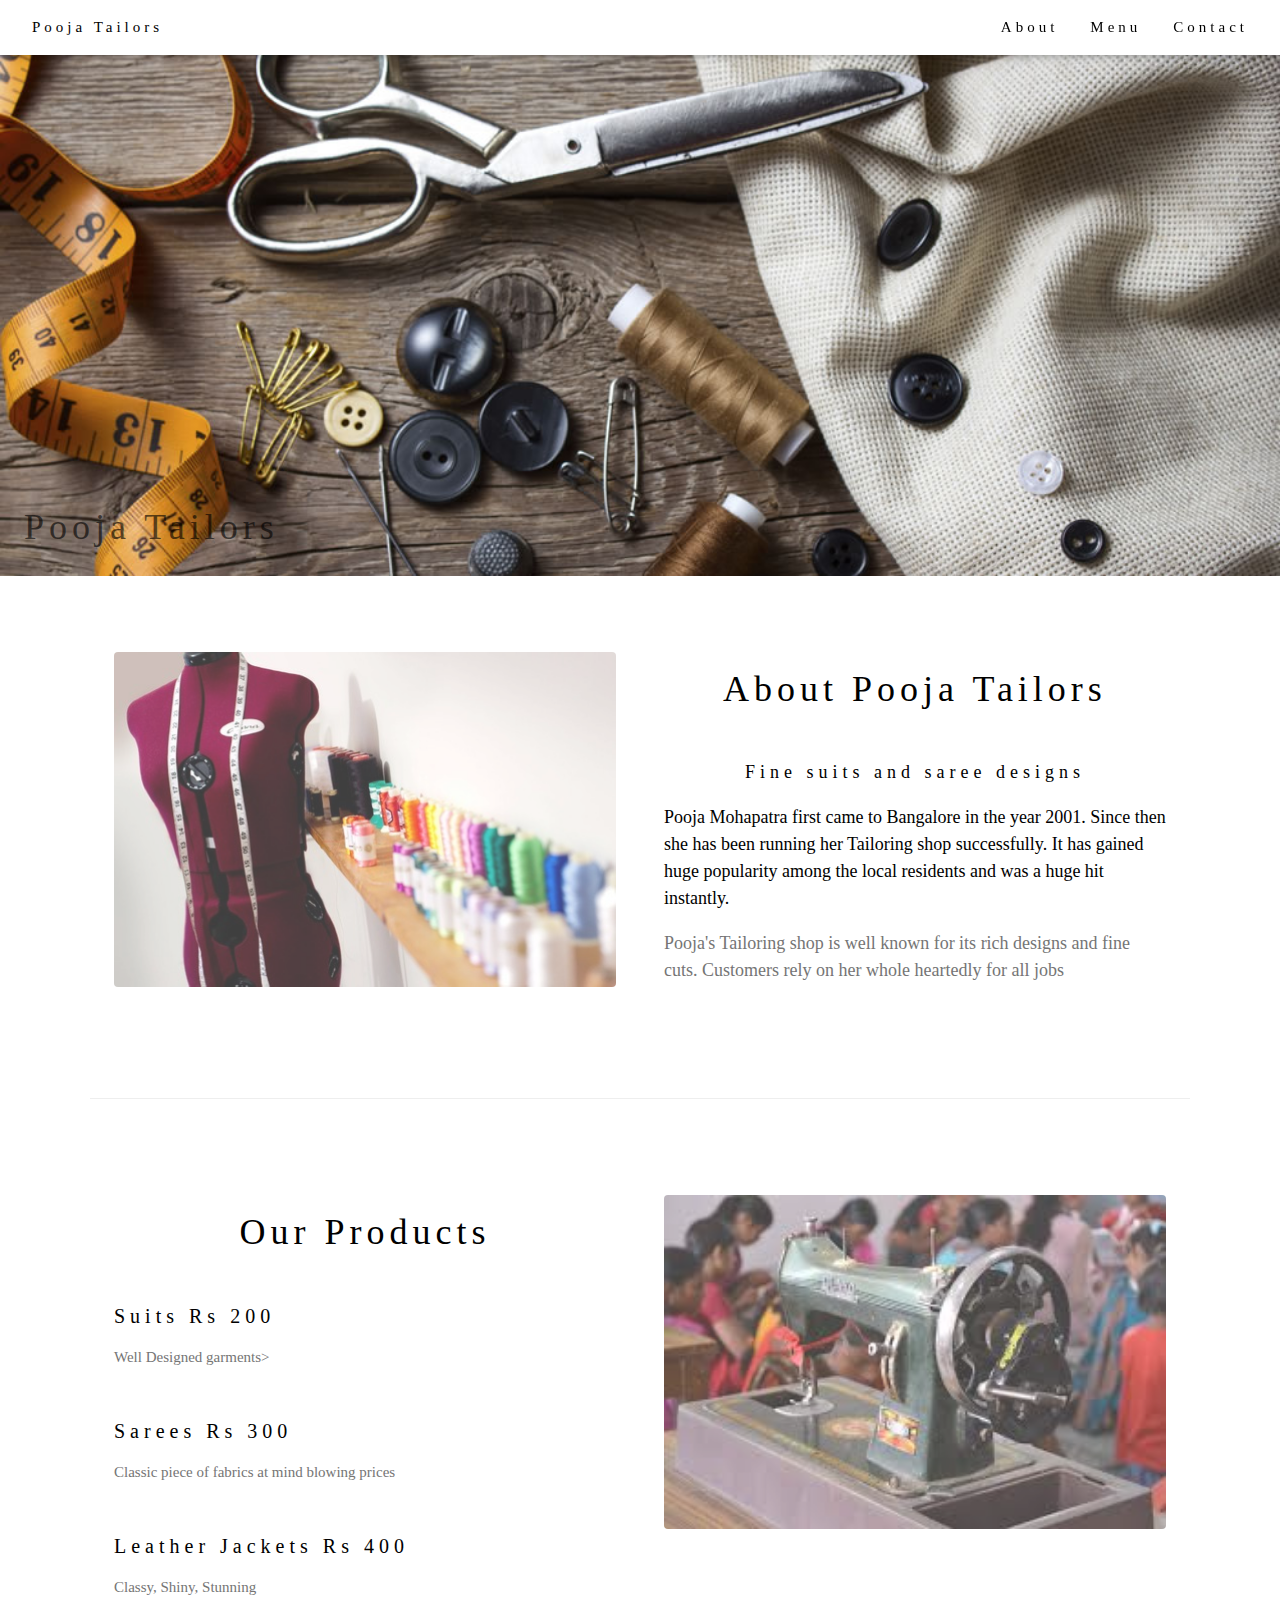
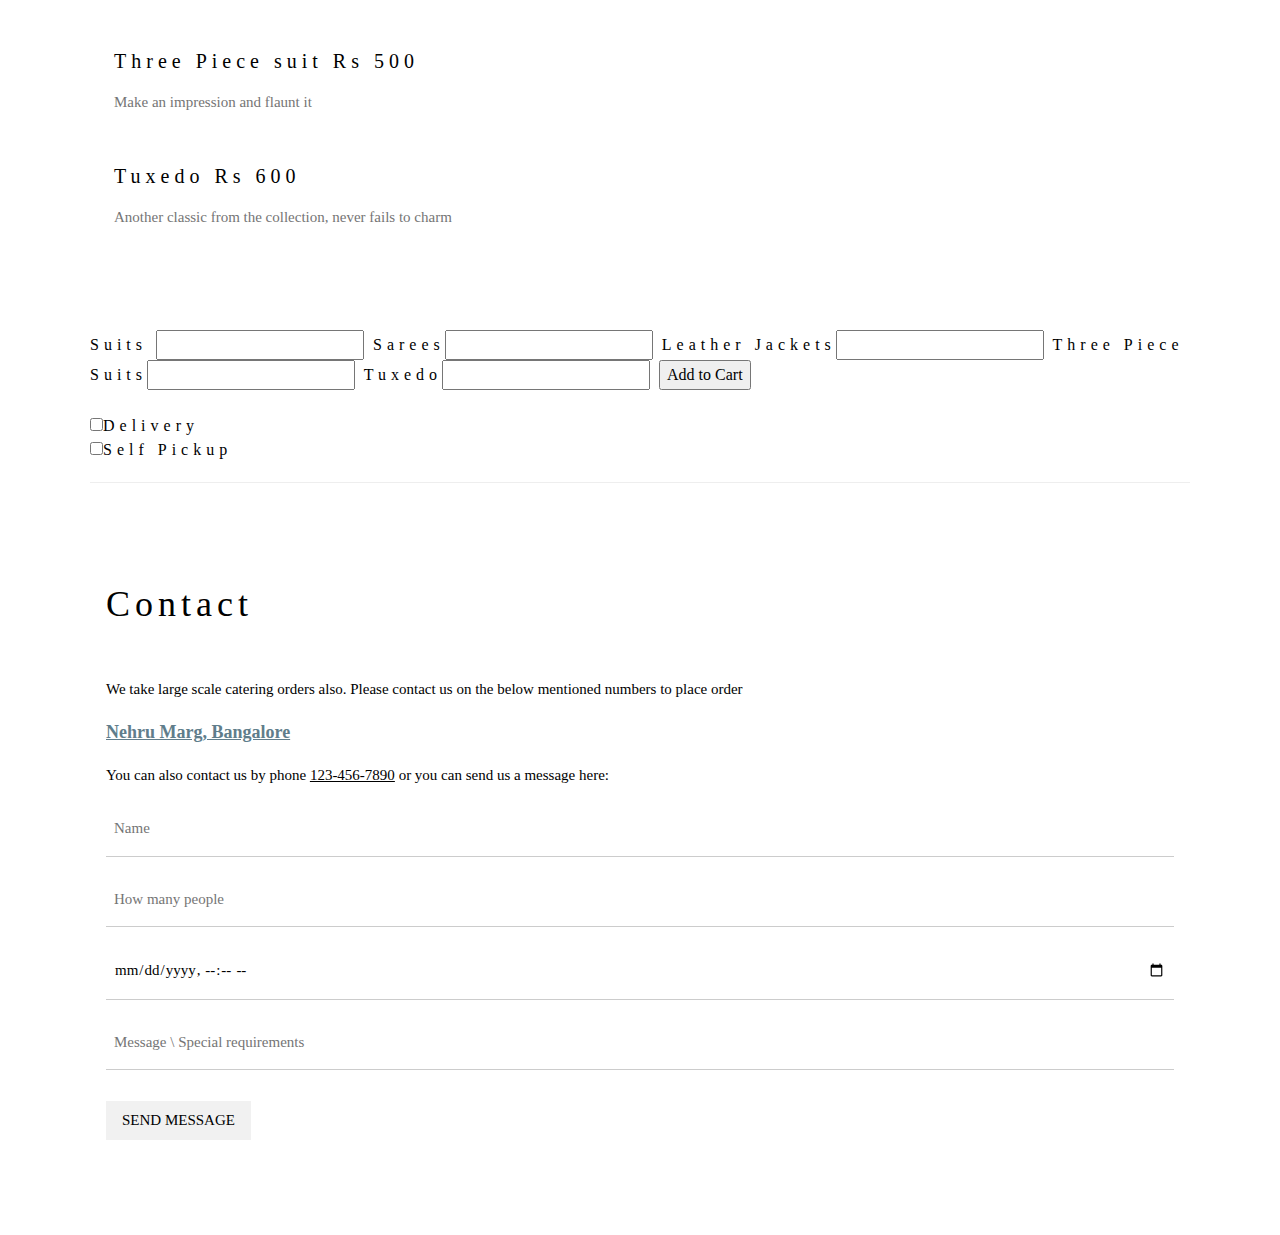
<file: Cust_Vendor Link 1/Cust_Vendor Link1.htm>
<!DOCTYPE html>
<html>
<title>Pooja Tailors</title>
<meta charset="UTF-8">
<meta name="viewport" content="width=device-width, initial-scale=1">
<link rel="stylesheet" href="https://www.w3schools.com/w3css/4/w3.css">
<style>
body {font-family: "Times New Roman", Georgia, Serif;}
h1, h2, h3, h4, h5, h6 {
  font-family: "Playfair Display";
  letter-spacing: 5px;
}
</style>
<body>

<!-- Navbar (sit on top) -->
<div class="w3-top">
  <div class="w3-bar w3-white w3-padding w3-card" style="letter-spacing:4px; color:black">
    <a href="#home" class="w3-bar-item w3-button">Pooja Tailors</a>
    <!-- Right-sided navbar links. Hide them on small screens -->
    <div class="w3-right w3-hide-small">
      <a href="#about" class="w3-bar-item w3-button">About</a>
      <a href="#products" class="w3-bar-item w3-button">Menu</a>
      <a href="#contact" class="w3-bar-item w3-button">Contact</a>
    </div>
  </div>
</div>

<!-- Header -->
<header class="w3-display-container w3-content w3-wide" style="max-width:1600px;min-width:500px" id="home">
  <img class="w3-image" src="Cust_Vendor Link11.jpg" width="1600" height="800">
  <div class="w3-display-bottomleft w3-padding-large w3-opacity">
    <h1 class="w3-xxlarge">Pooja Tailors</h1>
  </div>
</header>

<!-- Page content -->
<div class="w3-content" style="max-width:1100px">

  <!-- About Section -->
  <div class="w3-row w3-padding-64" id="about">
    <div class="w3-col m6 w3-padding-large w3-hide-small">
     <img src="Cust_Vendor Link12.jpg" class="w3-round w3-image w3-opacity-min" width="600" height="750">
    </div>

    <div class="w3-col m6 w3-padding-large">
      <h1 class="w3-center">About Pooja Tailors</h1><br>
      <h5 class="w3-center">Fine suits and saree designs</h5>
      <p class="w3-large">Pooja Mohapatra first came to Bangalore in the year 2001. Since then she has been running her Tailoring shop successfully. It has gained huge popularity among the local residents and was a huge hit instantly. 
      <p class="w3-large w3-text-grey w3-hide-medium">Pooja's Tailoring shop is well known for its rich designs and fine cuts. Customers rely on her whole heartedly for all jobs</p>
    </div>
  </div>
  
  <hr>
  
  <!-- Menu Section -->
  <div class="w3-row w3-padding-64" id="products">
    <div class="w3-col l6 w3-padding-large">
      <h1 class="w3-center">Our Products</h1><br>
      <h4>Suits          Rs 200</h4>
      <p class="w3-text-grey">Well Designed garments></p><br>
    
      <h4>Sarees                Rs 300</h4>
      <p class="w3-text-grey">Classic piece of fabrics at mind blowing prices</p><br>
    
      <h4>Leather Jackets       Rs 400</h4>
      <p class="w3-text-grey">Classy, Shiny, Stunning</p><br>
    
      <h4>Three Piece suit        Rs 500</h4>
      <p class="w3-text-grey">Make an impression and flaunt it</p><br>
    
      <h4>Tuxedo    Rs 600</h4>
      <p class="w3-text-grey">Another classic from the collection, never fails to charm</p>    
    </div>
    
    <div class="w3-col l6 w3-padding-large">
      <img src="Cust_Vendor Link13.jpg" class="w3-round w3-image w3-opacity-min" style="width:100%">
    </div>
  </div>
  <div>
    <h6>
          <form>
              Suits  <input type="number">
              Sarees<input type="number">
              Leather Jackets<input type="number">
              Three Piece Suits<input type="number">
              Tuxedo<input type="number">
              <input type="submit" value="Add to Cart">
            </form>
    <br>
    <form name="Order Details">
    <input style="font-family: 'Franklin Gothic Medium', 'Arial Narrow', Arial, sans-serif" type=checkbox>Delivery<br>
    <input style="font-family: 'Franklin Gothic Medium', 'Arial Narrow', Arial, sans-serif" type="checkbox">Self Pickup
  </form>
</h6>
  </div>

  <hr>

  <!-- Contact Section -->
  <div class="w3-container w3-padding-64" id="contact">
    <h1>Contact</h1><br>
    <p>We take large scale catering orders also. Please contact us on the below mentioned numbers to place order</p>
    <p class="w3-text-blue-grey w3-large"><b><a href="https://www.google.com/maps/place/Nehru+Nagar,+Bengaluru,+Karnataka+560064/@13.0912889,77.5939592,15z/data=!3m1!4b1!4m5!3m4!1s0x3bae1851b282aafd:0xb3a594bb568bfae!8m2!3d13.0902817!4d77.6025302">Nehru Marg, Bangalore</a></b></p>
    <p>You can also contact us by phone <a href="tel:123-456-7890">123-456-7890</a > or you can send us a message here:</p>
    <form action="/action_page.php" target="_blank">
      <p><input class="w3-input w3-padding-16" type="text" placeholder="Name" required name="Name"></p>
      <p><input class="w3-input w3-padding-16" type="number" placeholder="How many people" required name="People"></p>
      <p><input class="w3-input w3-padding-16" type="datetime-local" placeholder="Date and time" required name="date"></p>
      <p><input class="w3-input w3-padding-16" type="text" placeholder="Message \ Special requirements" required name="Message"></p>
      <p><button class="w3-button w3-light-grey w3-section" type="submit">SEND MESSAGE</button></p>
    </form>
  </div>
  
<!-- End page content -->
</div>


</body>
</html>
</file>
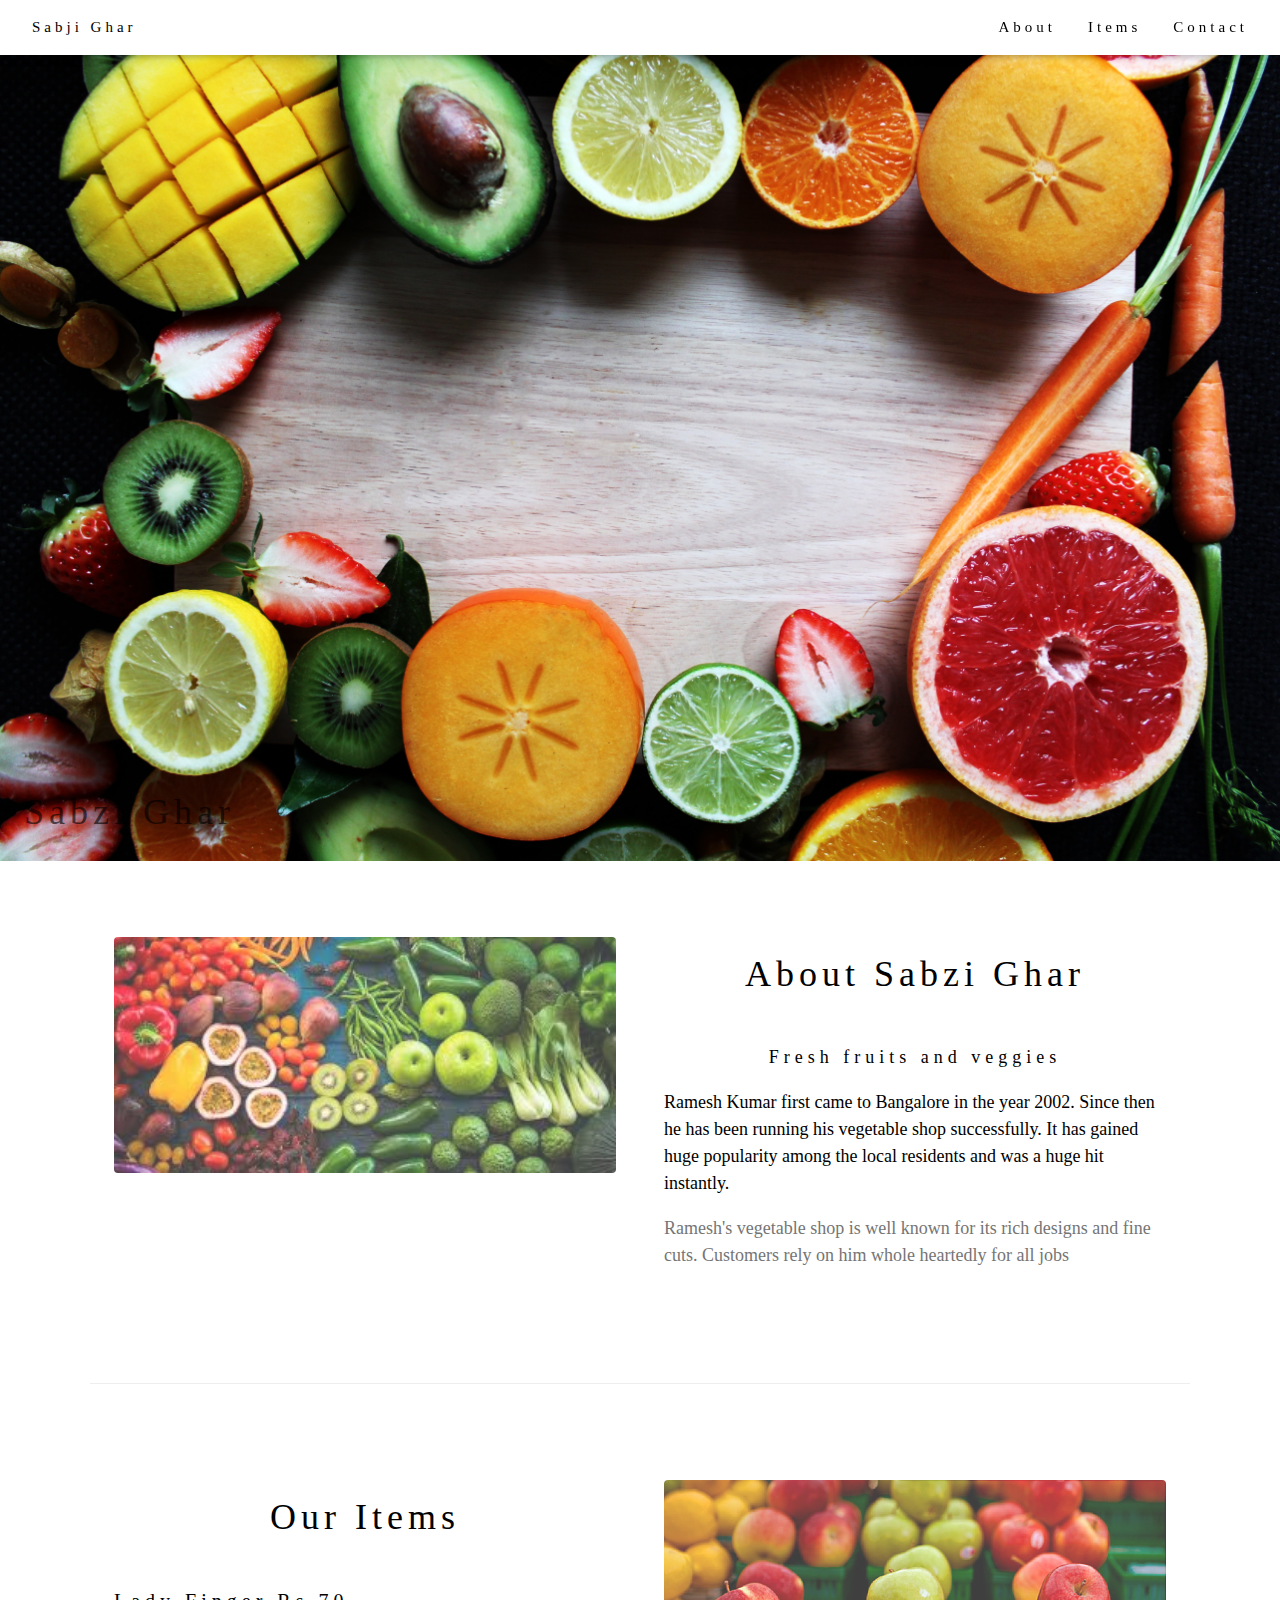
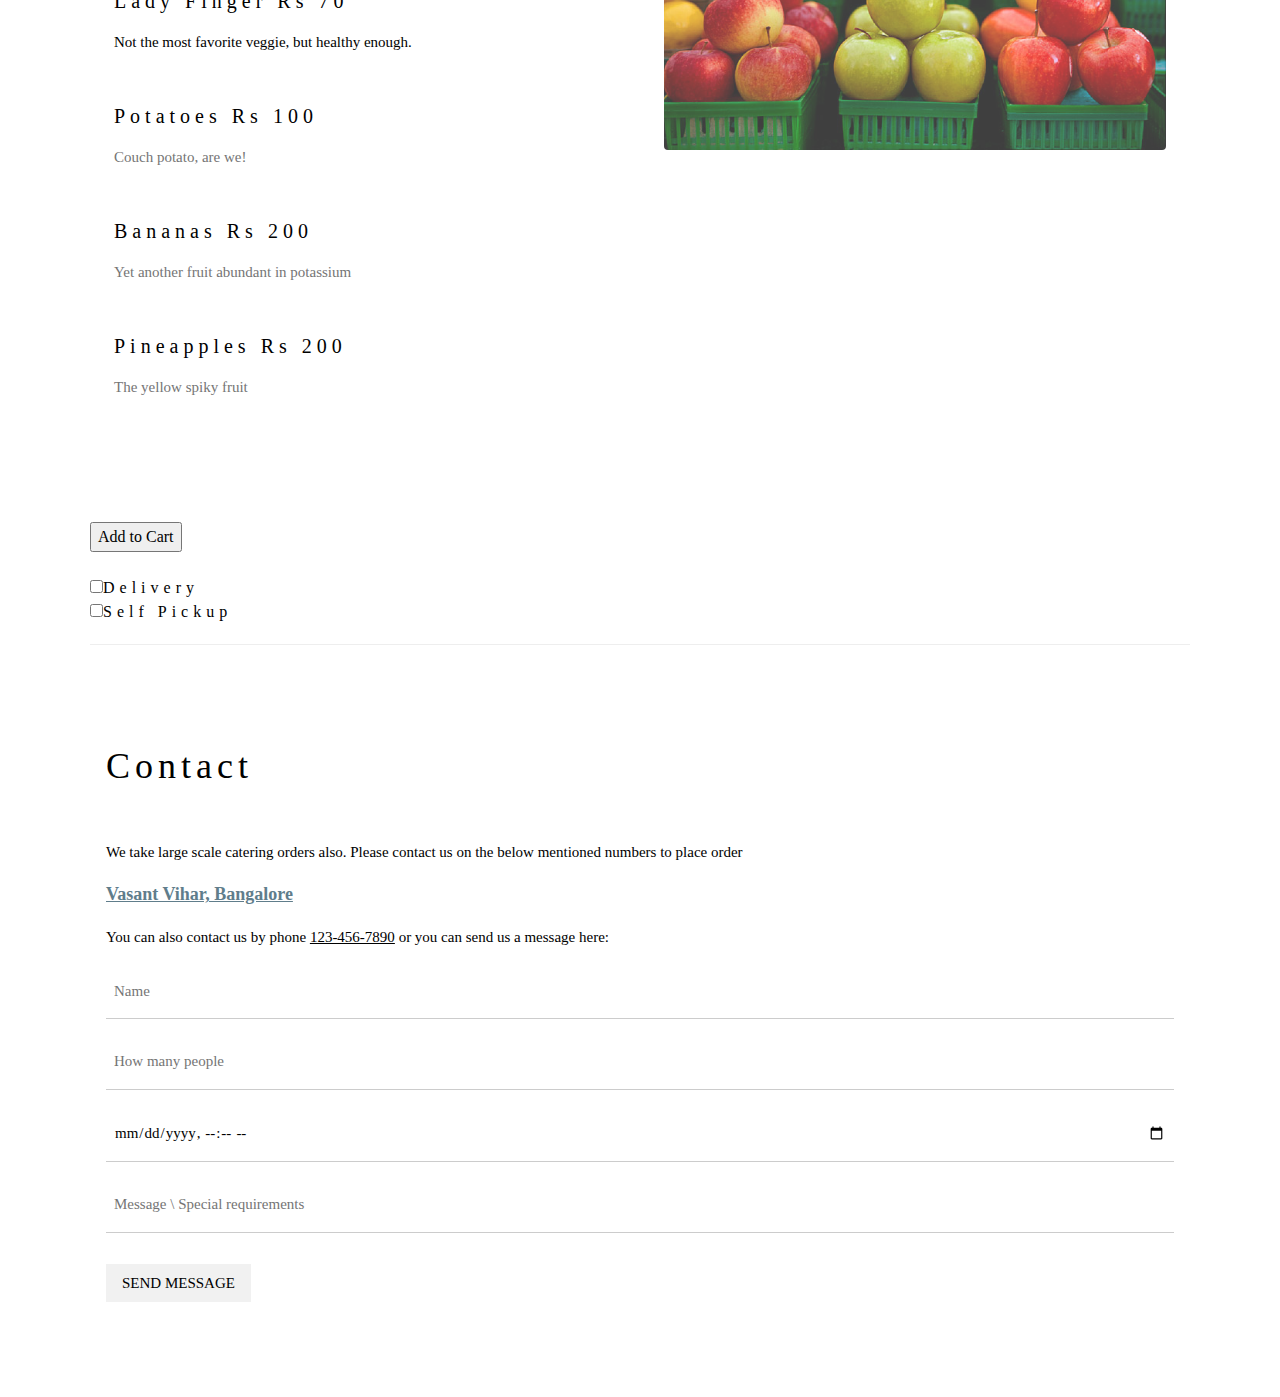
<file: Cust_Vendor Link 2/Cust_Vendor Link 2.htm>
<!DOCTYPE html>
<html>
<title>Sabji Ghar</title>
<meta charset="UTF-8">
<meta name="viewport" content="width=device-width, initial-scale=1">
<link rel="stylesheet" href="https://www.w3schools.com/w3css/4/w3.css">
<style>
body {font-family: "Times New Roman", Georgia, Serif;}
h1, h2, h3, h4, h5, h6 {
  font-family: "Playfair Display";
  letter-spacing: 5px;
}
</style>
<body>

<!-- Navbar (sit on top) -->
<div class="w3-top">
  <div class="w3-bar w3-white w3-padding w3-card" style="letter-spacing:4px; color:black">
    <a href="#home" class="w3-bar-item w3-button">Sabji Ghar</a>
    <!-- Right-sided navbar links. Hide them on small screens -->
    <div class="w3-right w3-hide-small">
      <a href="#about" class="w3-bar-item w3-button">About</a>
      <a href="#items" class="w3-bar-item w3-button">Items</a>
      <a href="#contact" class="w3-bar-item w3-button">Contact</a>
    </div>
  </div>
</div>

<!-- Header -->
<header class="w3-display-container w3-content w3-wide" style="max-width:1600px;min-width:500px" id="home">
  <img class="w3-image" src="Cust_Vendor Link 21.jpg" width="1600" height="800">
  <div class="w3-display-bottomleft w3-padding-large w3-opacity">
    <h1 class="w3-xxlarge">Sabzi Ghar</h1>
  </div>
</header>

<!-- Page content -->
<div class="w3-content" style="max-width:1100px">

  <!-- About Section -->
  <div class="w3-row w3-padding-64" id="about">
    <div class="w3-col m6 w3-padding-large w3-hide-small">
     <img src="Cust_Vendor Link 22.jpg" class="w3-round w3-image w3-opacity-min" width="600" height="750">
    </div>

    <div class="w3-col m6 w3-padding-large">
      <h1 class="w3-center">About Sabzi Ghar</h1><br>
      <h5 class="w3-center">Fresh fruits and veggies</h5>
      <p class="w3-large">Ramesh Kumar first came to Bangalore in the year 2002. Since then he has been running his vegetable shop successfully. It has gained huge popularity among the local residents and was a huge hit instantly. 
      <p class="w3-large w3-text-grey w3-hide-medium">Ramesh's vegetable shop is well known for its rich designs and fine cuts. Customers rely on him whole heartedly for all jobs</p>
    </div>
  </div>
  
  <hr>
  
  <!-- Menu Section -->
  <div class="w3-row w3-padding-64" id="items">
    <div class="w3-col l6 w3-padding-large">
      <h1 class="w3-center">Our Items</h1><br>
      <h4>Lady Finger          Rs 70</h4>
      <p class="w3-text-grey"></p>Not the most favorite veggie, but healthy enough.</p><br>
    
      <h4>Potatoes                Rs 100</h4>
      <p class="w3-text-grey">Couch potato, are we!</p><br>
    
      <h4>Bananas      Rs 200</h4>
      <p class="w3-text-grey">Yet another fruit abundant in potassium</p><br>
    
      <h4>Pineapples        Rs 200</h4>
      <p class="w3-text-grey">The yellow spiky fruit</p><br>
    
    
    </div>
    
    <div class="w3-col l6 w3-padding-large">
      <img src="Cust_Vendor Link 23.jpg" class="w3-round w3-image w3-opacity-min" style="width:100%">
    </div>
  </div>
  <div>
    <h6>
    <button>Add to Cart</button><br>
    <br>
    <form name="Order Details">
    <input style="font-family: 'Franklin Gothic Medium', 'Arial Narrow', Arial, sans-serif" type=checkbox>Delivery<br>
    <input style="font-family: 'Franklin Gothic Medium', 'Arial Narrow', Arial, sans-serif" type="checkbox">Self Pickup
  </form>
</h6>
  </div>

  <hr>

  <!-- Contact Section -->
  <div class="w3-container w3-padding-64" id="contact">
    <h1>Contact</h1><br>
    <p>We take large scale catering orders also. Please contact us on the below mentioned numbers to place order</p>
    <p class="w3-text-blue-grey w3-large"><b><a href="https://www.google.com/maps/place/Vasanth+Vihar+Pocket+-+4,+Hosahalli,+Billamaranahalli,+Karnataka+562157/@13.1541383,77.6396178,17z/data=!3m1!4b1!4m5!3m4!1s0x3bae1eb276d91e59:0x2f5473d8253ad923!8m2!3d13.154171!4d77.6419787">Vasant Vihar, Bangalore</a></b></p>
    <p>You can also contact us by phone <a href="tel:123-456-7890">123-456-7890</a > or you can send us a message here:</p>
    <form action="/action_page.php" target="_blank">
      <p><input class="w3-input w3-padding-16" type="text" placeholder="Name" required name="Name"></p>
      <p><input class="w3-input w3-padding-16" type="number" placeholder="How many people" required name="People"></p>
      <p><input class="w3-input w3-padding-16" type="datetime-local" placeholder="Date and time" required name="date"></p>
      <p><input class="w3-input w3-padding-16" type="text" placeholder="Message \ Special requirements" required name="Message"></p>
      <p><button class="w3-button w3-light-grey w3-section" type="submit">SEND MESSAGE</button></p>
    </form>
  </div>
  
<!-- End page content -->
</div>


</body>
</html>
</file>
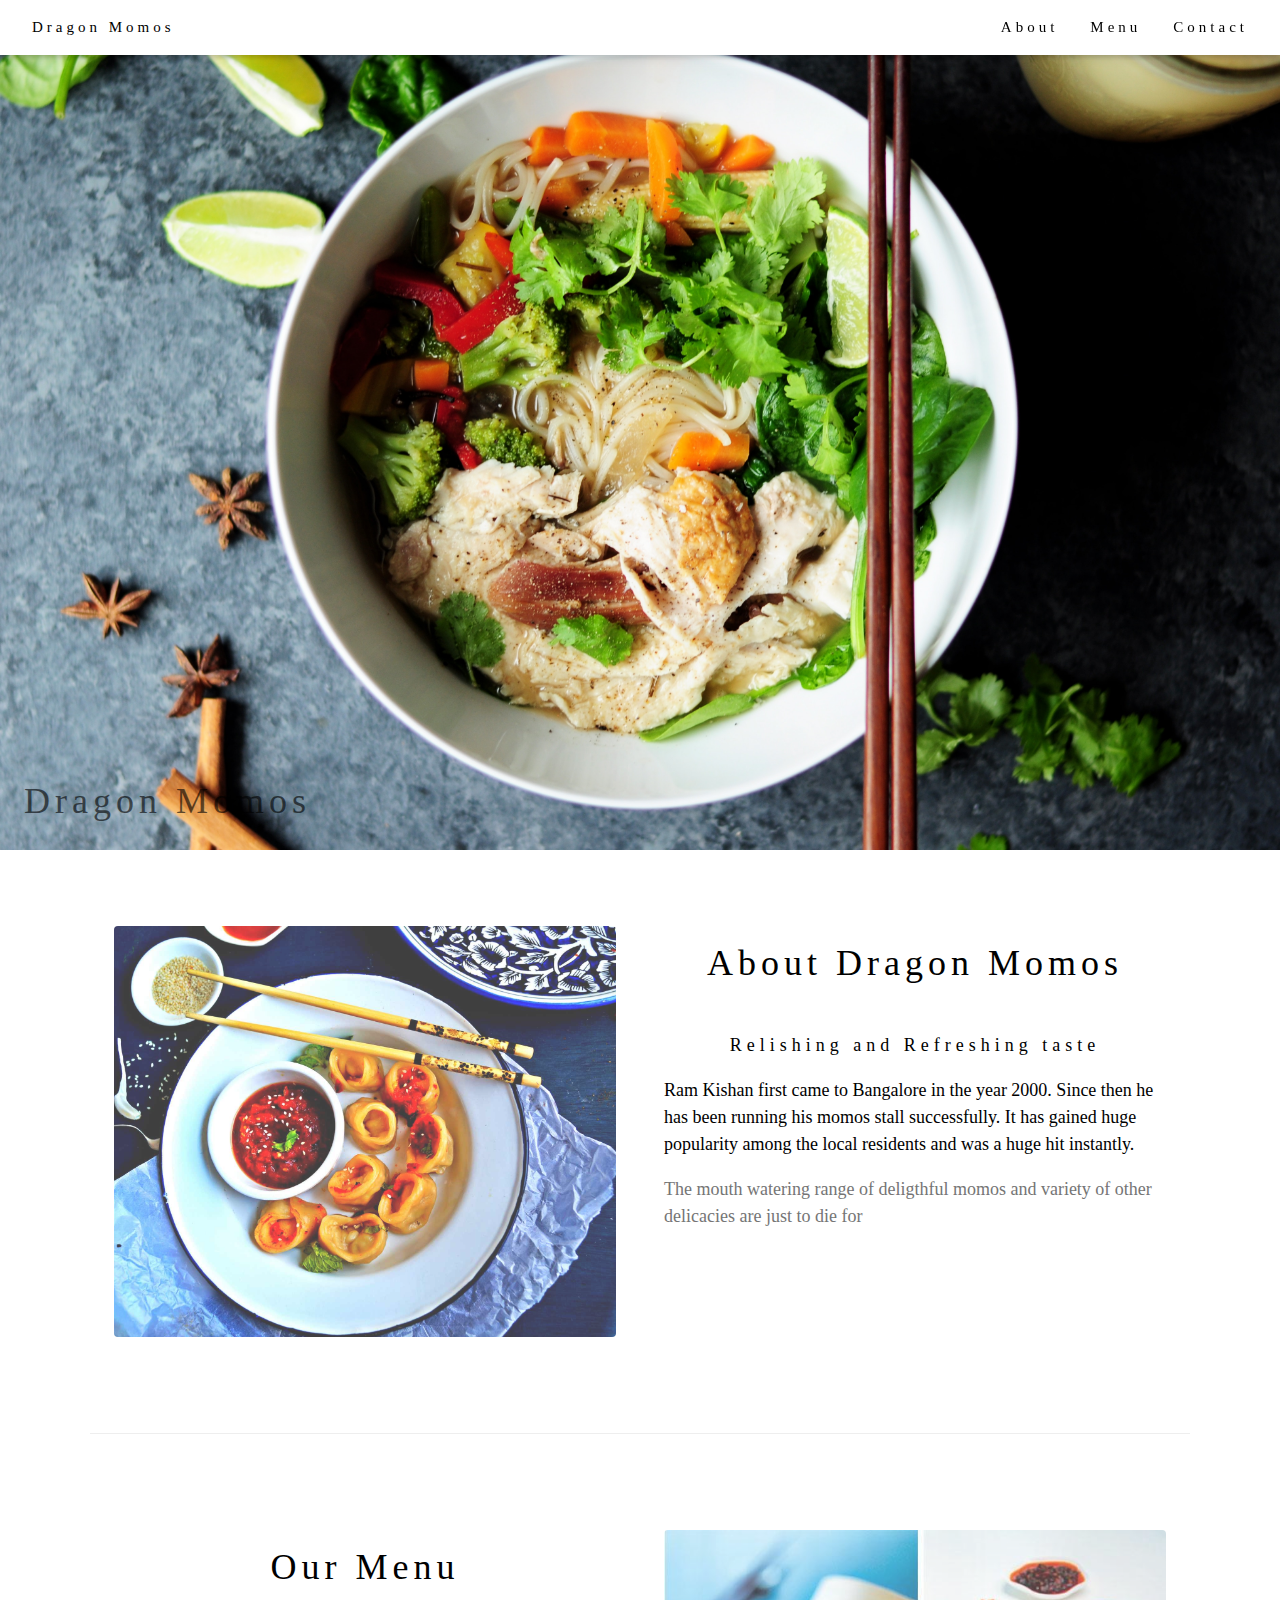
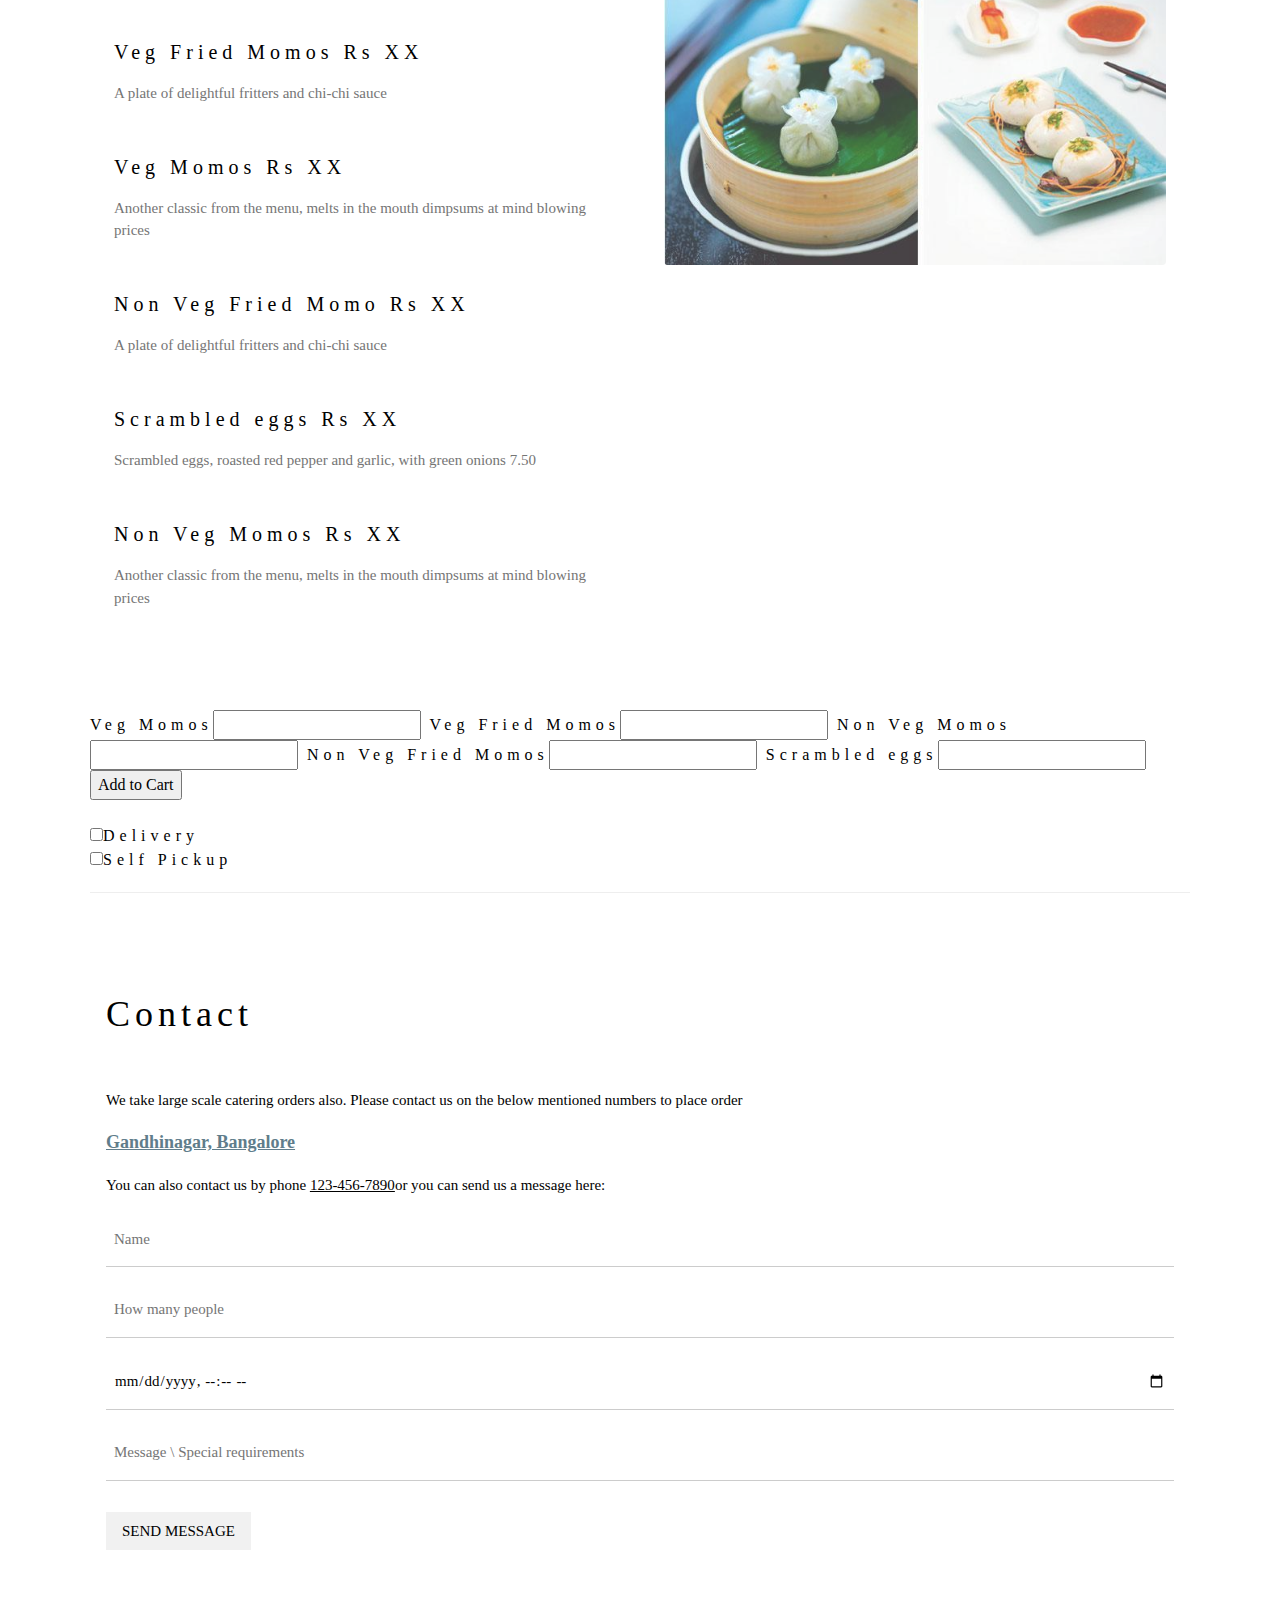
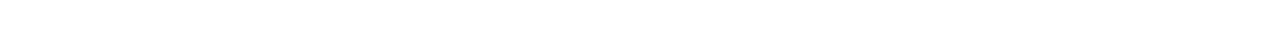
<file: Cust_Vendor Link/Cust_Vendor Link.htm>
<!DOCTYPE html>
<html>
<title>W3.CSS Template</title>
<meta charset="UTF-8">
<meta name="viewport" content="width=device-width, initial-scale=1">
<link rel="stylesheet" href="https://www.w3schools.com/w3css/4/w3.css">
<style>
body {font-family: "Times New Roman", Georgia, Serif;}
h1, h2, h3, h4, h5, h6 {
  font-family: "Playfair Display";
  letter-spacing: 5px;
}
</style>
<body>

<!-- Navbar (sit on top) -->
<div class="w3-top">
  <div class="w3-bar w3-white w3-padding w3-card" style="letter-spacing:4px;">
    <a href="#home" class="w3-bar-item w3-button">Dragon Momos</a>
    <!-- Right-sided navbar links. Hide them on small screens -->
    <div class="w3-right w3-hide-small">
      <a href="#about" class="w3-bar-item w3-button">About</a>
      <a href="#menu" class="w3-bar-item w3-button">Menu</a>
      <a href="#contact" class="w3-bar-item w3-button">Contact</a>
    </div>
  </div>
</div>

<!-- Header -->
<header class="w3-display-container w3-content w3-wide" style="max-width:1600px;min-width:500px" id="home">
  <img class="w3-image" src="Cust_Vendor Link_1.jpg" width="1600" height="800">
  <div class="w3-display-bottomleft w3-padding-large w3-opacity">
    <h1 class="w3-xxlarge">Dragon Momos</h1>
  </div>
</header>

<!-- Page content -->
<div class="w3-content" style="max-width:1100px">

  <!-- About Section -->
  <div class="w3-row w3-padding-64" id="about">
    <div class="w3-col m6 w3-padding-large w3-hide-small">
     <img src="Cust_Vendor Link_2.jpeg" class="w3-round w3-image w3-opacity-min" alt="Table Setting" width="600" height="750">
    </div>

    <div class="w3-col m6 w3-padding-large">
      <h1 class="w3-center">About Dragon Momos</h1><br>
      <h5 class="w3-center">Relishing and Refreshing taste</h5>
      <p class="w3-large">Ram Kishan first came to Bangalore in the year 2000. Since then he has been running his momos stall successfully. It has gained huge popularity among the local residents and was a huge hit instantly. 
      <p class="w3-large w3-text-grey w3-hide-medium">The mouth watering range of deligthful momos and variety of other delicacies are just to die for</p>
    </div>
  </div>
  
  <hr>
  
  <!-- Menu Section -->
  <div class="w3-row w3-padding-64" id="menu">
    <div class="w3-col l6 w3-padding-large">
      <h1 class="w3-center">Our Menu</h1><br>
      <h4>Veg Fried Momos          Rs XX</h4>
      <p class="w3-text-grey">A plate of delightful fritters and chi-chi sauce</p><br>
    
      <h4>Veg Momos                Rs XX</h4>
      <p class="w3-text-grey">Another classic from the menu, melts in the mouth dimpsums at mind blowing prices</p><br>
    
      <h4>Non Veg Fried Momo       Rs XX</h4>
      <p class="w3-text-grey">A plate of delightful fritters and chi-chi sauce</p><br>
    
      <h4>Scrambled eggs        Rs XX</h4>
      <p class="w3-text-grey">Scrambled eggs, roasted red pepper and garlic, with green onions 7.50</p><br>
    
      <h4>Non Veg Momos    Rs XX</h4>
      <p class="w3-text-grey">Another classic from the menu, melts in the mouth dimpsums at mind blowing prices</p>    
    </div>
    
    <div class="w3-col l6 w3-padding-large">
      <img src="Cust_Vendor Link_3.jpeg" class="w3-round w3-image w3-opacity-min" alt="Menu" style="width:100%">
    </div>
  </div>
  <div>
    <h6>
    
    <form>
      Veg Momos<input type="number">
      Veg Fried Momos<input type="number">
      Non Veg Momos<input type="number">
      Non Veg Fried  Momos<input type="number">
      Scrambled eggs<input type="number">
      <input type="submit" value="Add to Cart">
    </form>
    <br>
    <form name="Order Details">
    <input style="font-family: 'Franklin Gothic Medium', 'Arial Narrow', Arial, sans-serif" type=checkbox>Delivery<br>
    <input style="font-family: 'Franklin Gothic Medium', 'Arial Narrow', Arial, sans-serif" type="checkbox">Self Pickup
  </form>
</h6>
  </div>

  <hr>

  <!-- Contact Section -->
  <div class="w3-container w3-padding-64" id="contact">
    <h1>Contact</h1><br>
    <p>We take large scale catering orders also. Please contact us on the below mentioned numbers to place order</p>
    <p class="w3-text-blue-grey w3-large"><b><a href="https://www.google.com/maps/place/Gandhi+Nagar,+Yelahanka,+Bengaluru,+Karnataka+560064/@13.1001104,77.5918907,16z/data=!3m1!4b1!4m5!3m4!1s0x3bae18598d666c41:0x282db6a9662dc1d7!8m2!3d13.1008144!4d77.5956108">Gandhinagar, Bangalore</a></b></p>
    <p>You can also contact us by phone <a href="tel:123-456-7890">123-456-7890</a >or you can send us a message here:</p>
    <form action="/action_page.php" target="_blank">
      <p><input class="w3-input w3-padding-16" type="text" placeholder="Name" required name="Name"></p>
      <p><input class="w3-input w3-padding-16" type="number" placeholder="How many people" required name="People"></p>
      <p><input class="w3-input w3-padding-16" type="datetime-local" placeholder="Date and time" required name="date"></p>
      <p><input class="w3-input w3-padding-16" type="text" placeholder="Message \ Special requirements" required name="Message"></p>
      <p><button class="w3-button w3-light-grey w3-section" type="submit">SEND MESSAGE</button></p>
    </form>
  </div>
  
<!-- End page content -->
</div>


</body>
</html>
</file>
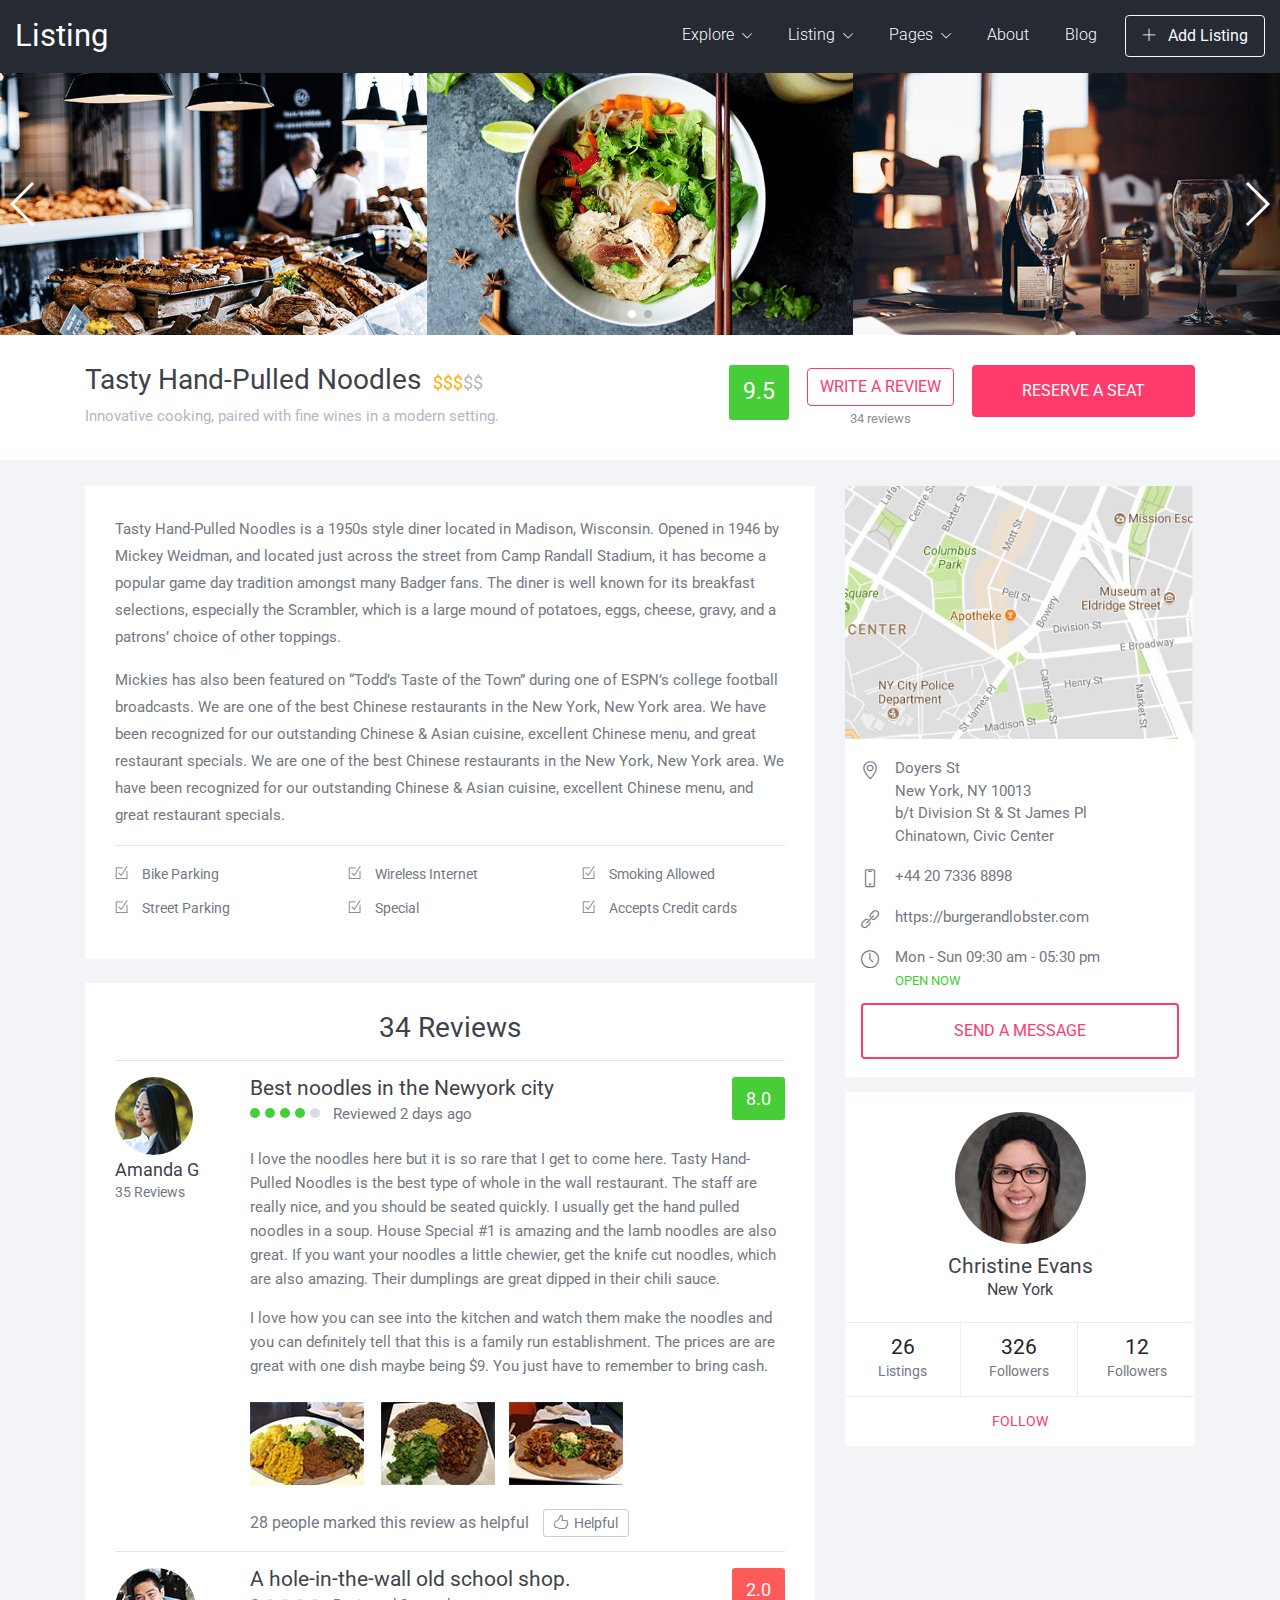
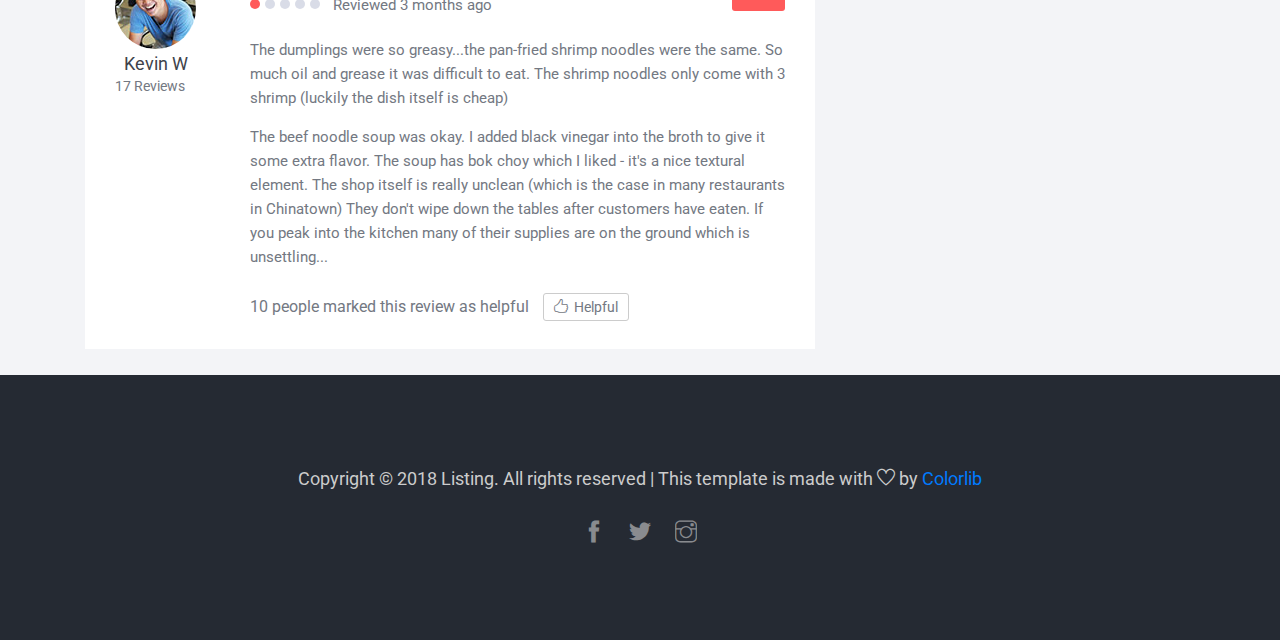
<file: listing/detail.html>
<!DOCTYPE html>
<html lang="en">

<head>
    <!-- Required meta tags -->
    <meta charset="utf-8">
    <meta http-equiv="X-UA-Compatible" content="IE=edge">
    <meta name="viewport" content="width=device-width, initial-scale=1, shrink-to-fit=no">
    <meta name="author" content="Colorlib">
    <meta name="description" content="#">
    <meta name="keywords" content="#">
    <!-- Favicons -->
    <link rel="shortcut icon" href="#">
    <!-- Page Title -->
    <title>Listing &amp; Directory Website Template</title>
    <!-- Bootstrap CSS -->
    <link rel="stylesheet" href="css/bootstrap.min.css">
    <!-- Google Fonts -->
    <link href="https://fonts.googleapis.com/css?family=Roboto:300,400,400i,500,700,900" rel="stylesheet">
    <!-- Simple line Icon -->
    <link rel="stylesheet" href="css/simple-line-icons.css">
    <!-- Themify Icon -->
    <link rel="stylesheet" href="css/themify-icons.css">
    <!-- Hover Effects -->
    <link rel="stylesheet" href="css/set1.css">
    <!-- Swipper Slider -->
    <link rel="stylesheet" href="css/swiper.min.css">
    <!-- Magnific Popup CSS -->
    <link rel="stylesheet" href="css/magnific-popup.css">
    <!-- Main CSS -->
    <link rel="stylesheet" href="css/style.css">
</head>

<body>
    <!--============================= HEADER =============================-->
    <div class="dark-bg sticky-top">
        <div class="container-fluid">
            <div class="row">
                <div class="col-md-12">
                    <nav class="navbar navbar-expand-lg navbar-light">
                        <a class="navbar-brand" href="index.html">Listing</a>
                        <button class="navbar-toggler" type="button" data-toggle="collapse" data-target="#navbarNavDropdown" aria-controls="navbarNavDropdown" aria-expanded="false" aria-label="Toggle navigation">
              <span class="icon-menu"></span>
            </button>
                        <div class="collapse navbar-collapse justify-content-end" id="navbarNavDropdown">
                            <ul class="navbar-nav">
                                <li class="nav-item dropdown">
                                    <a class="nav-link" href="#" id="navbarDropdownMenuLink" data-toggle="dropdown" aria-haspopup="true" aria-expanded="false">
                   Explore
                   <span class="icon-arrow-down"></span>
                 </a>
                                    <div class="dropdown-menu" aria-labelledby="navbarDropdownMenuLink">
                                        <a class="dropdown-item" href="#">Action</a>
                                        <a class="dropdown-item" href="#">Another action</a>
                                        <a class="dropdown-item" href="#">Something else here</a>
                                    </div>
                                </li>
                                <li class="nav-item dropdown">
                                    <a class="nav-link" href="#" id="navbarDropdownMenuLink1" data-toggle="dropdown" aria-haspopup="true" aria-expanded="false">
                  Listing
                  <span class="icon-arrow-down"></span>
                </a>
                                    <div class="dropdown-menu" aria-labelledby="navbarDropdownMenuLink">
                                        <a class="dropdown-item" href="#">Action</a>
                                        <a class="dropdown-item" href="#">Another action</a>
                                        <a class="dropdown-item" href="#">Something else here</a>
                                    </div>
                                </li>
                                <li class="nav-item dropdown">
                                    <a class="nav-link" href="#" id="navbarDropdownMenuLink2" data-toggle="dropdown" aria-haspopup="true" aria-expanded="false">
                  Pages
                  <span class="icon-arrow-down"></span>
                </a>
                                    <div class="dropdown-menu" aria-labelledby="navbarDropdownMenuLink">
                                        <a class="dropdown-item" href="#">Action</a>
                                        <a class="dropdown-item" href="#">Another action</a>
                                        <a class="dropdown-item" href="#">Something else here</a>
                                    </div>
                                </li>
                                <li class="nav-item active">
                                    <a class="nav-link" href="#">About</a>
                                </li>
                                <li class="nav-item">
                                    <a class="nav-link" href="#">Blog</a>
                                </li>
                                <li><a href="#" class="btn btn-outline-light top-btn"><span class="ti-plus"></span> Add Listing</a></li>
                            </ul>
                        </div>
                    </nav>
                </div>
            </div>
        </div>
    </div>
    <!--//END HEADER -->
    <!--============================= BOOKING =============================-->
    <div>
        <!-- Swiper -->
        <div class="swiper-container">
            <div class="swiper-wrapper">

                <div class="swiper-slide">
                    <a href="images/reserve-slide2.jpg" class="grid image-link">
                        <img src="images/reserve-slide2.jpg" class="img-fluid" alt="#">
                    </a>
                </div>
                <div class="swiper-slide">
                    <a href="images/reserve-slide1.jpg" class="grid image-link">
                        <img src="images/reserve-slide1.jpg" class="img-fluid" alt="#">
                    </a>
                </div>
                <div class="swiper-slide">
                    <a href="images/reserve-slide3.jpg" class="grid image-link">
                        <img src="images/reserve-slide3.jpg" class="img-fluid" alt="#">
                    </a>
                </div>
                <div class="swiper-slide">
                    <a href="images/reserve-slide1.jpg" class="grid image-link">
                        <img src="images/reserve-slide1.jpg" class="img-fluid" alt="#">
                    </a>
                </div>
                <div class="swiper-slide">
                    <a href="images/reserve-slide2.jpg" class="grid image-link">
                        <img src="images/reserve-slide2.jpg" class="img-fluid" alt="#">
                    </a>
                </div>
                <div class="swiper-slide">
                    <a href="images/reserve-slide3.jpg" class="grid image-link">
                        <img src="images/reserve-slide3.jpg" class="img-fluid" alt="#">
                    </a>
                </div>
            </div>
            <!-- Add Pagination -->
            <div class="swiper-pagination swiper-pagination-white"></div>
            <!-- Add Arrows -->
            <div class="swiper-button-next swiper-button-white"></div>
            <div class="swiper-button-prev swiper-button-white"></div>
        </div>
    </div>
    <!--//END BOOKING -->
    <!--============================= RESERVE A SEAT =============================-->
    <section class="reserve-block">
        <div class="container">
            <div class="row">
                <div class="col-md-6">
                    <h5>Tasty Hand-Pulled Noodles</h5>
                    <p><span>$$$</span>$$</p>
                    <p class="reserve-description">Innovative cooking, paired with fine wines in a modern setting.</p>
                </div>
                <div class="col-md-6">
                    <div class="reserve-seat-block">
                        <div class="reserve-rating">
                            <span>9.5</span>
                        </div>
                        <div class="review-btn">
                            <a href="#" class="btn btn-outline-danger">WRITE A REVIEW</a>
                            <span>34 reviews</span>
                        </div>
                        <div class="reserve-btn">
                            <div class="featured-btn-wrap">
                                <a href="#" class="btn btn-danger">RESERVE A SEAT</a>
                            </div>
                        </div>
                    </div>
                </div>
            </div>
        </div>
    </section>
    <!--//END RESERVE A SEAT -->
    <!--============================= BOOKING DETAILS =============================-->
    <section class="light-bg booking-details_wrap">
        <div class="container">
            <div class="row">
                <div class="col-md-8 responsive-wrap">
                    <div class="booking-checkbox_wrap">
                        <div class="booking-checkbox">
                            <p>Tasty Hand-Pulled Noodles is a 1950s style diner located in Madison, Wisconsin. Opened in 1946 by Mickey Weidman, and located just across the street from Camp Randall Stadium, it has become a popular game day tradition amongst
                                many Badger fans. The diner is well known for its breakfast selections, especially the Scrambler, which is a large mound of potatoes, eggs, cheese, gravy, and a patrons’ choice of other toppings.</p>
                            <p>Mickies has also been featured on “Todd’s Taste of the Town” during one of ESPN’s college football broadcasts. We are one of the best Chinese restaurants in the New York, New York area. We have been recognized for our outstanding
                                Chinese & Asian cuisine, excellent Chinese menu, and great restaurant specials. We are one of the best Chinese restaurants in the New York, New York area. We have been recognized for our outstanding Chinese & Asian cuisine,
                                excellent Chinese menu, and great restaurant specials.</p>
                            <hr>
                        </div>
                        <div class="row">
                            <div class="col-md-4">
                                <label class="custom-checkbox">
                        <span class="ti-check-box"></span>
                        <span class="custom-control-description">Bike Parking</span>
                      </label> </div>
                            <div class="col-md-4">
                                <label class="custom-checkbox">
                       <span class="ti-check-box"></span>
                       <span class="custom-control-description">Wireless Internet  </span>
                     </label>
                            </div>
                            <div class="col-md-4">
                                <label class="custom-checkbox">
                     <span class="ti-check-box"></span>
                     <span class="custom-control-description">Smoking Allowed  </span>
                   </label> </div>
                            <div class="col-md-4">
                                <label class="custom-checkbox">
                    <span class="ti-check-box"></span>
                    <span class="custom-control-description">Street Parking</span>
                  </label>
                            </div>
                            <div class="col-md-4">
                                <label class="custom-checkbox">
                   <span class="ti-check-box"></span>
                   <span class="custom-control-description">Special</span>
                 </label> </div>
                            <div class="col-md-4">
                                <label class="custom-checkbox">
                  <span class="ti-check-box"></span>
                  <span class="custom-control-description">Accepts Credit cards</span>
                </label>
                            </div>
                        </div>
                    </div>
                    <div class="booking-checkbox_wrap mt-4">
                        <h5>34 Reviews</h5>
                        <hr>
                        <div class="customer-review_wrap">
                            <div class="customer-img">
                                <img src="images/customer-img1.jpg" class="img-fluid" alt="#">
                                <p>Amanda G</p>
                                <span>35 Reviews</span>
                            </div>
                            <div class="customer-content-wrap">
                                <div class="customer-content">
                                    <div class="customer-review">
                                        <h6>Best noodles in the Newyork city</h6>
                                        <span></span>
                                        <span></span>
                                        <span></span>
                                        <span></span>
                                        <span class="round-icon-blank"></span>
                                        <p>Reviewed 2 days ago</p>
                                    </div>
                                    <div class="customer-rating">8.0</div>
                                </div>
                                <p class="customer-text">I love the noodles here but it is so rare that I get to come here. Tasty Hand-Pulled Noodles is the best type of whole in the wall restaurant. The staff are really nice, and you should be seated quickly. I usually get the
                                    hand pulled noodles in a soup. House Special #1 is amazing and the lamb noodles are also great. If you want your noodles a little chewier, get the knife cut noodles, which are also amazing. Their dumplings are great
                                    dipped in their chili sauce.
                                </p>
                                <p class="customer-text">I love how you can see into the kitchen and watch them make the noodles and you can definitely tell that this is a family run establishment. The prices are are great with one dish maybe being $9. You just have to remember
                                    to bring cash.
                                </p>
                                <ul>
                                    <li><img src="images/review-img1.jpg" class="img-fluid" alt="#"></li>
                                    <li><img src="images/review-img2.jpg" class="img-fluid" alt="#"></li>
                                    <li><img src="images/review-img3.jpg" class="img-fluid" alt="#"></li>
                                </ul>
                                <span>28 people marked this review as helpful</span>
                                <a href="#"><span class="icon-like"></span>Helpful</a>
                            </div>
                        </div>
                        <hr>
                        <div class="customer-review_wrap">
                            <div class="customer-img">
                                <img src="images/customer-img2.jpg" class="img-fluid" alt="#">
                                <p>Kevin W</p>
                                <span>17 Reviews</span>
                            </div>
                            <div class="customer-content-wrap">
                                <div class="customer-content">
                                    <div class="customer-review">
                                        <h6>A hole-in-the-wall old school shop.</h6>
                                        <span class="customer-rating-red"></span>
                                        <span class="round-icon-blank"></span>
                                        <span class="round-icon-blank"></span>
                                        <span class="round-icon-blank"></span>
                                        <span class="round-icon-blank"></span>
                                        <p>Reviewed 3 months ago</p>
                                    </div>
                                    <div class="customer-rating customer-rating-red">2.0</div>
                                </div>
                                <p class="customer-text">The dumplings were so greasy...the pan-fried shrimp noodles were the same. So much oil and grease it was difficult to eat. The shrimp noodles only come with 3 shrimp (luckily the dish itself is cheap) </p>
                                <p class="customer-text">The beef noodle soup was okay. I added black vinegar into the broth to give it some extra flavor. The soup has bok choy which I liked - it's a nice textural element. The shop itself is really unclean (which is the case
                                    in many restaurants in Chinatown) They don't wipe down the tables after customers have eaten. If you peak into the kitchen many of their supplies are on the ground which is unsettling... </p>
                                <span>10 people marked this review as helpful</span>
                                <a href="#"><span class="icon-like"></span>Helpful</a>
                            </div>
                        </div>
                    </div>
                </div>
                <div class="col-md-4 responsive-wrap">
                    <div class="contact-info">
                        <img src="images/map.jpg" class="img-fluid" alt="#">
                        <div class="address">
                            <span class="icon-location-pin"></span>
                            <p> Doyers St<br> New York, NY 10013<br> b/t Division St & St James Pl <br> Chinatown, Civic Center</p>
                        </div>
                        <div class="address">
                            <span class="icon-screen-smartphone"></span>
                            <p> +44 20 7336 8898</p>
                        </div>
                        <div class="address">
                            <span class="icon-link"></span>
                            <p>https://burgerandlobster.com</p>
                        </div>
                        <div class="address">
                            <span class="icon-clock"></span>
                            <p>Mon - Sun 09:30 am - 05:30 pm <br>
                                <span class="open-now">OPEN NOW</span></p>
                        </div>
                        <a href="#" class="btn btn-outline-danger btn-contact">SEND A MESSAGE</a>
                    </div>
                    <div class="follow">
                        <div class="follow-img">
                            <img src="images/follow-img.jpg" class="img-fluid" alt="#">
                            <h6>Christine Evans</h6>
                            <span>New York</span>
                        </div>
                        <ul class="social-counts">
                            <li>
                                <h6>26</h6>
                                <span>Listings</span>
                            </li>
                            <li>
                                <h6>326</h6>
                                <span>Followers</span>
                            </li>
                            <li>
                                <h6>12</h6>
                                <span>Followers</span>
                            </li>
                        </ul>
                        <a href="#">FOLLOW</a>
                    </div>
                </div>
            </div>
        </div>
    </section>
    <!--//END BOOKING DETAILS -->
    <!--============================= FOOTER =============================-->
    <footer class="main-block dark-bg">
        <div class="container">
            <div class="row">
                <div class="col-md-12">
                    <div class="copyright">
                        <!-- Link back to Colorlib can't be removed. Template is licensed under CC BY 3.0. -->
                        <p>Copyright &copy; 2018 Listing. All rights reserved | This template is made with <i class="ti-heart" aria-hidden="true"></i> by <a href="https://colorlib.com" target="_blank">Colorlib</a></p>
                        <!-- Link back to Colorlib can't be removed. Template is licensed under CC BY 3.0. -->
                        <ul>
                            <li><a href="#"><span class="ti-facebook"></span></a></li>
                            <li><a href="#"><span class="ti-twitter-alt"></span></a></li>
                            <li><a href="#"><span class="ti-instagram"></span></a></li>
                        </ul>
                    </div>
                </div>
            </div>
        </div>
    </footer>
    <!--//END FOOTER -->




    <!-- jQuery, Bootstrap JS. -->
    <!-- jQuery first, then Popper.js, then Bootstrap JS -->
    <script src="js/jquery-3.2.1.min.js"></script>
    <script src="js/popper.min.js"></script>
    <script src="js/bootstrap.min.js"></script>
    <!-- Magnific popup JS -->
    <script src="js/jquery.magnific-popup.js"></script>
    <!-- Swipper Slider JS -->
    <script src="js/swiper.min.js"></script>
    <script>
        var swiper = new Swiper('.swiper-container', {
            slidesPerView: 3,
            slidesPerGroup: 3,
            loop: true,
            loopFillGroupWithBlank: true,
            pagination: {
                el: '.swiper-pagination',
                clickable: true,
            },
            navigation: {
                nextEl: '.swiper-button-next',
                prevEl: '.swiper-button-prev',
            },
        });
    </script>
    <script>
        if ($('.image-link').length) {
            $('.image-link').magnificPopup({
                type: 'image',
                gallery: {
                    enabled: true
                }
            });
        }
        if ($('.image-link2').length) {
            $('.image-link2').magnificPopup({
                type: 'image',
                gallery: {
                    enabled: true
                }
            });
        }
    </script>
</body>

</html>
</file>
<file: listing/css/simple-line-icons.css>
@font-face {
  font-family: 'simple-line-icons';
  src: url('../fonts/Simple-Line-Icons.eot?v=2.4.0');
  src: url('../fonts/Simple-Line-Icons.eot?v=2.4.0#iefix') format('embedded-opentype'), url('../fonts/Simple-Line-Icons.woff2?v=2.4.0') format('woff2'), url('../fonts/Simple-Line-Icons.ttf?v=2.4.0') format('truetype'), url('../fonts/Simple-Line-Icons.woff?v=2.4.0') format('woff'), url('../fonts/Simple-Line-Icons.svg?v=2.4.0#simple-line-icons') format('svg');
  font-weight: normal;
  font-style: normal;
}
/*
 Use the following CSS code if you want to have a class per icon.
 Instead of a list of all class selectors, you can use the generic [class*="icon-"] selector, but it's slower:
*/
.icon-user,
.icon-people,
.icon-user-female,
.icon-user-follow,
.icon-user-following,
.icon-user-unfollow,
.icon-login,
.icon-logout,
.icon-emotsmile,
.icon-phone,
.icon-call-end,
.icon-call-in,
.icon-call-out,
.icon-map,
.icon-location-pin,
.icon-direction,
.icon-directions,
.icon-compass,
.icon-layers,
.icon-menu,
.icon-list,
.icon-options-vertical,
.icon-options,
.icon-arrow-down,
.icon-arrow-left,
.icon-arrow-right,
.icon-arrow-up,
.icon-arrow-up-circle,
.icon-arrow-left-circle,
.icon-arrow-right-circle,
.icon-arrow-down-circle,
.icon-check,
.icon-clock,
.icon-plus,
.icon-minus,
.icon-close,
.icon-event,
.icon-exclamation,
.icon-organization,
.icon-trophy,
.icon-screen-smartphone,
.icon-screen-desktop,
.icon-plane,
.icon-notebook,
.icon-mustache,
.icon-mouse,
.icon-magnet,
.icon-energy,
.icon-disc,
.icon-cursor,
.icon-cursor-move,
.icon-crop,
.icon-chemistry,
.icon-speedometer,
.icon-shield,
.icon-screen-tablet,
.icon-magic-wand,
.icon-hourglass,
.icon-graduation,
.icon-ghost,
.icon-game-controller,
.icon-fire,
.icon-eyeglass,
.icon-envelope-open,
.icon-envelope-letter,
.icon-bell,
.icon-badge,
.icon-anchor,
.icon-wallet,
.icon-vector,
.icon-speech,
.icon-puzzle,
.icon-printer,
.icon-present,
.icon-playlist,
.icon-pin,
.icon-picture,
.icon-handbag,
.icon-globe-alt,
.icon-globe,
.icon-folder-alt,
.icon-folder,
.icon-film,
.icon-feed,
.icon-drop,
.icon-drawer,
.icon-docs,
.icon-doc,
.icon-diamond,
.icon-cup,
.icon-calculator,
.icon-bubbles,
.icon-briefcase,
.icon-book-open,
.icon-basket-loaded,
.icon-basket,
.icon-bag,
.icon-action-undo,
.icon-action-redo,
.icon-wrench,
.icon-umbrella,
.icon-trash,
.icon-tag,
.icon-support,
.icon-frame,
.icon-size-fullscreen,
.icon-size-actual,
.icon-shuffle,
.icon-share-alt,
.icon-share,
.icon-rocket,
.icon-question,
.icon-pie-chart,
.icon-pencil,
.icon-note,
.icon-loop,
.icon-home,
.icon-grid,
.icon-graph,
.icon-microphone,
.icon-music-tone-alt,
.icon-music-tone,
.icon-earphones-alt,
.icon-earphones,
.icon-equalizer,
.icon-like,
.icon-dislike,
.icon-control-start,
.icon-control-rewind,
.icon-control-play,
.icon-control-pause,
.icon-control-forward,
.icon-control-end,
.icon-volume-1,
.icon-volume-2,
.icon-volume-off,
.icon-calendar,
.icon-bulb,
.icon-chart,
.icon-ban,
.icon-bubble,
.icon-camrecorder,
.icon-camera,
.icon-cloud-download,
.icon-cloud-upload,
.icon-envelope,
.icon-eye,
.icon-flag,
.icon-heart,
.icon-info,
.icon-key,
.icon-link,
.icon-lock,
.icon-lock-open,
.icon-magnifier,
.icon-magnifier-add,
.icon-magnifier-remove,
.icon-paper-clip,
.icon-paper-plane,
.icon-power,
.icon-refresh,
.icon-reload,
.icon-settings,
.icon-star,
.icon-symbol-female,
.icon-symbol-male,
.icon-target,
.icon-credit-card,
.icon-paypal,
.icon-social-tumblr,
.icon-social-twitter,
.icon-social-facebook,
.icon-social-instagram,
.icon-social-linkedin,
.icon-social-pinterest,
.icon-social-github,
.icon-social-google,
.icon-social-reddit,
.icon-social-skype,
.icon-social-dribbble,
.icon-social-behance,
.icon-social-foursqare,
.icon-social-soundcloud,
.icon-social-spotify,
.icon-social-stumbleupon,
.icon-social-youtube,
.icon-social-dropbox,
.icon-social-vkontakte,
.icon-social-steam {
  font-family: 'simple-line-icons';
  speak: none;
  font-style: normal;
  font-weight: normal;
  font-variant: normal;
  text-transform: none;
  line-height: 1;
  /* Better Font Rendering =========== */
  -webkit-font-smoothing: antialiased;
  -moz-osx-font-smoothing: grayscale;
}
.icon-user:before {
  content: "\e005";
}
.icon-people:before {
  content: "\e001";
}
.icon-user-female:before {
  content: "\e000";
}
.icon-user-follow:before {
  content: "\e002";
}
.icon-user-following:before {
  content: "\e003";
}
.icon-user-unfollow:before {
  content: "\e004";
}
.icon-login:before {
  content: "\e066";
}
.icon-logout:before {
  content: "\e065";
}
.icon-emotsmile:before {
  content: "\e021";
}
.icon-phone:before {
  content: "\e600";
}
.icon-call-end:before {
  content: "\e048";
}
.icon-call-in:before {
  content: "\e047";
}
.icon-call-out:before {
  content: "\e046";
}
.icon-map:before {
  content: "\e033";
}
.icon-location-pin:before {
  content: "\e096";
}
.icon-direction:before {
  content: "\e042";
}
.icon-directions:before {
  content: "\e041";
}
.icon-compass:before {
  content: "\e045";
}
.icon-layers:before {
  content: "\e034";
}
.icon-menu:before {
  content: "\e601";
}
.icon-list:before {
  content: "\e067";
}
.icon-options-vertical:before {
  content: "\e602";
}
.icon-options:before {
  content: "\e603";
}
.icon-arrow-down:before {
  content: "\e604";
}
.icon-arrow-left:before {
  content: "\e605";
}
.icon-arrow-right:before {
  content: "\e606";
}
.icon-arrow-up:before {
  content: "\e607";
}
.icon-arrow-up-circle:before {
  content: "\e078";
}
.icon-arrow-left-circle:before {
  content: "\e07a";
}
.icon-arrow-right-circle:before {
  content: "\e079";
}
.icon-arrow-down-circle:before {
  content: "\e07b";
}
.icon-check:before {
  content: "\e080";
}
.icon-clock:before {
  content: "\e081";
}
.icon-plus:before {
  content: "\e095";
}
.icon-minus:before {
  content: "\e615";
}
.icon-close:before {
  content: "\e082";
}
.icon-event:before {
  content: "\e619";
}
.icon-exclamation:before {
  content: "\e617";
}
.icon-organization:before {
  content: "\e616";
}
.icon-trophy:before {
  content: "\e006";
}
.icon-screen-smartphone:before {
  content: "\e010";
}
.icon-screen-desktop:before {
  content: "\e011";
}
.icon-plane:before {
  content: "\e012";
}
.icon-notebook:before {
  content: "\e013";
}
.icon-mustache:before {
  content: "\e014";
}
.icon-mouse:before {
  content: "\e015";
}
.icon-magnet:before {
  content: "\e016";
}
.icon-energy:before {
  content: "\e020";
}
.icon-disc:before {
  content: "\e022";
}
.icon-cursor:before {
  content: "\e06e";
}
.icon-cursor-move:before {
  content: "\e023";
}
.icon-crop:before {
  content: "\e024";
}
.icon-chemistry:before {
  content: "\e026";
}
.icon-speedometer:before {
  content: "\e007";
}
.icon-shield:before {
  content: "\e00e";
}
.icon-screen-tablet:before {
  content: "\e00f";
}
.icon-magic-wand:before {
  content: "\e017";
}
.icon-hourglass:before {
  content: "\e018";
}
.icon-graduation:before {
  content: "\e019";
}
.icon-ghost:before {
  content: "\e01a";
}
.icon-game-controller:before {
  content: "\e01b";
}
.icon-fire:before {
  content: "\e01c";
}
.icon-eyeglass:before {
  content: "\e01d";
}
.icon-envelope-open:before {
  content: "\e01e";
}
.icon-envelope-letter:before {
  content: "\e01f";
}
.icon-bell:before {
  content: "\e027";
}
.icon-badge:before {
  content: "\e028";
}
.icon-anchor:before {
  content: "\e029";
}
.icon-wallet:before {
  content: "\e02a";
}
.icon-vector:before {
  content: "\e02b";
}
.icon-speech:before {
  content: "\e02c";
}
.icon-puzzle:before {
  content: "\e02d";
}
.icon-printer:before {
  content: "\e02e";
}
.icon-present:before {
  content: "\e02f";
}
.icon-playlist:before {
  content: "\e030";
}
.icon-pin:before {
  content: "\e031";
}
.icon-picture:before {
  content: "\e032";
}
.icon-handbag:before {
  content: "\e035";
}
.icon-globe-alt:before {
  content: "\e036";
}
.icon-globe:before {
  content: "\e037";
}
.icon-folder-alt:before {
  content: "\e039";
}
.icon-folder:before {
  content: "\e089";
}
.icon-film:before {
  content: "\e03a";
}
.icon-feed:before {
  content: "\e03b";
}
.icon-drop:before {
  content: "\e03e";
}
.icon-drawer:before {
  content: "\e03f";
}
.icon-docs:before {
  content: "\e040";
}
.icon-doc:before {
  content: "\e085";
}
.icon-diamond:before {
  content: "\e043";
}
.icon-cup:before {
  content: "\e044";
}
.icon-calculator:before {
  content: "\e049";
}
.icon-bubbles:before {
  content: "\e04a";
}
.icon-briefcase:before {
  content: "\e04b";
}
.icon-book-open:before {
  content: "\e04c";
}
.icon-basket-loaded:before {
  content: "\e04d";
}
.icon-basket:before {
  content: "\e04e";
}
.icon-bag:before {
  content: "\e04f";
}
.icon-action-undo:before {
  content: "\e050";
}
.icon-action-redo:before {
  content: "\e051";
}
.icon-wrench:before {
  content: "\e052";
}
.icon-umbrella:before {
  content: "\e053";
}
.icon-trash:before {
  content: "\e054";
}
.icon-tag:before {
  content: "\e055";
}
.icon-support:before {
  content: "\e056";
}
.icon-frame:before {
  content: "\e038";
}
.icon-size-fullscreen:before {
  content: "\e057";
}
.icon-size-actual:before {
  content: "\e058";
}
.icon-shuffle:before {
  content: "\e059";
}
.icon-share-alt:before {
  content: "\e05a";
}
.icon-share:before {
  content: "\e05b";
}
.icon-rocket:before {
  content: "\e05c";
}
.icon-question:before {
  content: "\e05d";
}
.icon-pie-chart:before {
  content: "\e05e";
}
.icon-pencil:before {
  content: "\e05f";
}
.icon-note:before {
  content: "\e060";
}
.icon-loop:before {
  content: "\e064";
}
.icon-home:before {
  content: "\e069";
}
.icon-grid:before {
  content: "\e06a";
}
.icon-graph:before {
  content: "\e06b";
}
.icon-microphone:before {
  content: "\e063";
}
.icon-music-tone-alt:before {
  content: "\e061";
}
.icon-music-tone:before {
  content: "\e062";
}
.icon-earphones-alt:before {
  content: "\e03c";
}
.icon-earphones:before {
  content: "\e03d";
}
.icon-equalizer:before {
  content: "\e06c";
}
.icon-like:before {
  content: "\e068";
}
.icon-dislike:before {
  content: "\e06d";
}
.icon-control-start:before {
  content: "\e06f";
}
.icon-control-rewind:before {
  content: "\e070";
}
.icon-control-play:before {
  content: "\e071";
}
.icon-control-pause:before {
  content: "\e072";
}
.icon-control-forward:before {
  content: "\e073";
}
.icon-control-end:before {
  content: "\e074";
}
.icon-volume-1:before {
  content: "\e09f";
}
.icon-volume-2:before {
  content: "\e0a0";
}
.icon-volume-off:before {
  content: "\e0a1";
}
.icon-calendar:before {
  content: "\e075";
}
.icon-bulb:before {
  content: "\e076";
}
.icon-chart:before {
  content: "\e077";
}
.icon-ban:before {
  content: "\e07c";
}
.icon-bubble:before {
  content: "\e07d";
}
.icon-camrecorder:before {
  content: "\e07e";
}
.icon-camera:before {
  content: "\e07f";
}
.icon-cloud-download:before {
  content: "\e083";
}
.icon-cloud-upload:before {
  content: "\e084";
}
.icon-envelope:before {
  content: "\e086";
}
.icon-eye:before {
  content: "\e087";
}
.icon-flag:before {
  content: "\e088";
}
.icon-heart:before {
  content: "\e08a";
}
.icon-info:before {
  content: "\e08b";
}
.icon-key:before {
  content: "\e08c";
}
.icon-link:before {
  content: "\e08d";
}
.icon-lock:before {
  content: "\e08e";
}
.icon-lock-open:before {
  content: "\e08f";
}
.icon-magnifier:before {
  content: "\e090";
}
.icon-magnifier-add:before {
  content: "\e091";
}
.icon-magnifier-remove:before {
  content: "\e092";
}
.icon-paper-clip:before {
  content: "\e093";
}
.icon-paper-plane:before {
  content: "\e094";
}
.icon-power:before {
  content: "\e097";
}
.icon-refresh:before {
  content: "\e098";
}
.icon-reload:before {
  content: "\e099";
}
.icon-settings:before {
  content: "\e09a";
}
.icon-star:before {
  content: "\e09b";
}
.icon-symbol-female:before {
  content: "\e09c";
}
.icon-symbol-male:before {
  content: "\e09d";
}
.icon-target:before {
  content: "\e09e";
}
.icon-credit-card:before {
  content: "\e025";
}
.icon-paypal:before {
  content: "\e608";
}
.icon-social-tumblr:before {
  content: "\e00a";
}
.icon-social-twitter:before {
  content: "\e009";
}
.icon-social-facebook:before {
  content: "\e00b";
}
.icon-social-instagram:before {
  content: "\e609";
}
.icon-social-linkedin:before {
  content: "\e60a";
}
.icon-social-pinterest:before {
  content: "\e60b";
}
.icon-social-github:before {
  content: "\e60c";
}
.icon-social-google:before {
  content: "\e60d";
}
.icon-social-reddit:before {
  content: "\e60e";
}
.icon-social-skype:before {
  content: "\e60f";
}
.icon-social-dribbble:before {
  content: "\e00d";
}
.icon-social-behance:before {
  content: "\e610";
}
.icon-social-foursqare:before {
  content: "\e611";
}
.icon-social-soundcloud:before {
  content: "\e612";
}
.icon-social-spotify:before {
  content: "\e613";
}
.icon-social-stumbleupon:before {
  content: "\e614";
}
.icon-social-youtube:before {
  content: "\e008";
}
.icon-social-dropbox:before {
  content: "\e00c";
}
.icon-social-vkontakte:before {
  content: "\e618";
}
.icon-social-steam:before {
  content: "\e620";
}
</file>
<file: listing/css/themify-icons.css>
@font-face {
	font-family: 'themify';
	src:url('../fonts/themify.eot?-fvbane');
	src:url('../fonts/themify.eot?#iefix-fvbane') format('embedded-opentype'),
	url('../fonts/themify.woff?-fvbane') format('woff'),
	url('../fonts/themify.ttf?-fvbane') format('truetype'),
	url('../fonts/themify.svg?-fvbane#themify') format('svg');
	font-weight: normal;
	font-style: normal;
}

[class^="ti-"], [class*=" ti-"] {
	font-family: 'themify';
	speak: none;
	font-style: normal;
	font-weight: normal;
	font-variant: normal;
	text-transform: none;
	line-height: 1;

	/* Better Font Rendering =========== */
	-webkit-font-smoothing: antialiased;
	-moz-osx-font-smoothing: grayscale;
}

.ti-wand:before {
	content: "\e600";
}
.ti-volume:before {
	content: "\e601";
}
.ti-user:before {
	content: "\e602";
}
.ti-unlock:before {
	content: "\e603";
}
.ti-unlink:before {
	content: "\e604";
}
.ti-trash:before {
	content: "\e605";
}
.ti-thought:before {
	content: "\e606";
}
.ti-target:before {
	content: "\e607";
}
.ti-tag:before {
	content: "\e608";
}
.ti-tablet:before {
	content: "\e609";
}
.ti-star:before {
	content: "\e60a";
}
.ti-spray:before {
	content: "\e60b";
}
.ti-signal:before {
	content: "\e60c";
}
.ti-shopping-cart:before {
	content: "\e60d";
}
.ti-shopping-cart-full:before {
	content: "\e60e";
}
.ti-settings:before {
	content: "\e60f";
}
.ti-search:before {
	content: "\e610";
}
.ti-zoom-in:before {
	content: "\e611";
}
.ti-zoom-out:before {
	content: "\e612";
}
.ti-cut:before {
	content: "\e613";
}
.ti-ruler:before {
	content: "\e614";
}
.ti-ruler-pencil:before {
	content: "\e615";
}
.ti-ruler-alt:before {
	content: "\e616";
}
.ti-bookmark:before {
	content: "\e617";
}
.ti-bookmark-alt:before {
	content: "\e618";
}
.ti-reload:before {
	content: "\e619";
}
.ti-plus:before {
	content: "\e61a";
}
.ti-pin:before {
	content: "\e61b";
}
.ti-pencil:before {
	content: "\e61c";
}
.ti-pencil-alt:before {
	content: "\e61d";
}
.ti-paint-roller:before {
	content: "\e61e";
}
.ti-paint-bucket:before {
	content: "\e61f";
}
.ti-na:before {
	content: "\e620";
}
.ti-mobile:before {
	content: "\e621";
}
.ti-minus:before {
	content: "\e622";
}
.ti-medall:before {
	content: "\e623";
}
.ti-medall-alt:before {
	content: "\e624";
}
.ti-marker:before {
	content: "\e625";
}
.ti-marker-alt:before {
	content: "\e626";
}
.ti-arrow-up:before {
	content: "\e627";
}
.ti-arrow-right:before {
	content: "\e628";
}
.ti-arrow-left:before {
	content: "\e629";
}
.ti-arrow-down:before {
	content: "\e62a";
}
.ti-lock:before {
	content: "\e62b";
}
.ti-location-arrow:before {
	content: "\e62c";
}
.ti-link:before {
	content: "\e62d";
}
.ti-layout:before {
	content: "\e62e";
}
.ti-layers:before {
	content: "\e62f";
}
.ti-layers-alt:before {
	content: "\e630";
}
.ti-key:before {
	content: "\e631";
}
.ti-import:before {
	content: "\e632";
}
.ti-image:before {
	content: "\e633";
}
.ti-heart:before {
	content: "\e634";
}
.ti-heart-broken:before {
	content: "\e635";
}
.ti-hand-stop:before {
	content: "\e636";
}
.ti-hand-open:before {
	content: "\e637";
}
.ti-hand-drag:before {
	content: "\e638";
}
.ti-folder:before {
	content: "\e639";
}
.ti-flag:before {
	content: "\e63a";
}
.ti-flag-alt:before {
	content: "\e63b";
}
.ti-flag-alt-2:before {
	content: "\e63c";
}
.ti-eye:before {
	content: "\e63d";
}
.ti-export:before {
	content: "\e63e";
}
.ti-exchange-vertical:before {
	content: "\e63f";
}
.ti-desktop:before {
	content: "\e640";
}
.ti-cup:before {
	content: "\e641";
}
.ti-crown:before {
	content: "\e642";
}
.ti-comments:before {
	content: "\e643";
}
.ti-comment:before {
	content: "\e644";
}
.ti-comment-alt:before {
	content: "\e645";
}
.ti-close:before {
	content: "\e646";
}
.ti-clip:before {
	content: "\e647";
}
.ti-angle-up:before {
	content: "\e648";
}
.ti-angle-right:before {
	content: "\e649";
}
.ti-angle-left:before {
	content: "\e64a";
}
.ti-angle-down:before {
	content: "\e64b";
}
.ti-check:before {
	content: "\e64c";
}
.ti-check-box:before {
	content: "\e64d";
}
.ti-camera:before {
	content: "\e64e";
}
.ti-announcement:before {
	content: "\e64f";
}
.ti-brush:before {
	content: "\e650";
}
.ti-briefcase:before {
	content: "\e651";
}
.ti-bolt:before {
	content: "\e652";
}
.ti-bolt-alt:before {
	content: "\e653";
}
.ti-blackboard:before {
	content: "\e654";
}
.ti-bag:before {
	content: "\e655";
}
.ti-move:before {
	content: "\e656";
}
.ti-arrows-vertical:before {
	content: "\e657";
}
.ti-arrows-horizontal:before {
	content: "\e658";
}
.ti-fullscreen:before {
	content: "\e659";
}
.ti-arrow-top-right:before {
	content: "\e65a";
}
.ti-arrow-top-left:before {
	content: "\e65b";
}
.ti-arrow-circle-up:before {
	content: "\e65c";
}
.ti-arrow-circle-right:before {
	content: "\e65d";
}
.ti-arrow-circle-left:before {
	content: "\e65e";
}
.ti-arrow-circle-down:before {
	content: "\e65f";
}
.ti-angle-double-up:before {
	content: "\e660";
}
.ti-angle-double-right:before {
	content: "\e661";
}
.ti-angle-double-left:before {
	content: "\e662";
}
.ti-angle-double-down:before {
	content: "\e663";
}
.ti-zip:before {
	content: "\e664";
}
.ti-world:before {
	content: "\e665";
}
.ti-wheelchair:before {
	content: "\e666";
}
.ti-view-list:before {
	content: "\e667";
}
.ti-view-list-alt:before {
	content: "\e668";
}
.ti-view-grid:before {
	content: "\e669";
}
.ti-uppercase:before {
	content: "\e66a";
}
.ti-upload:before {
	content: "\e66b";
}
.ti-underline:before {
	content: "\e66c";
}
.ti-truck:before {
	content: "\e66d";
}
.ti-timer:before {
	content: "\e66e";
}
.ti-ticket:before {
	content: "\e66f";
}
.ti-thumb-up:before {
	content: "\e670";
}
.ti-thumb-down:before {
	content: "\e671";
}
.ti-text:before {
	content: "\e672";
}
.ti-stats-up:before {
	content: "\e673";
}
.ti-stats-down:before {
	content: "\e674";
}
.ti-split-v:before {
	content: "\e675";
}
.ti-split-h:before {
	content: "\e676";
}
.ti-smallcap:before {
	content: "\e677";
}
.ti-shine:before {
	content: "\e678";
}
.ti-shift-right:before {
	content: "\e679";
}
.ti-shift-left:before {
	content: "\e67a";
}
.ti-shield:before {
	content: "\e67b";
}
.ti-notepad:before {
	content: "\e67c";
}
.ti-server:before {
	content: "\e67d";
}
.ti-quote-right:before {
	content: "\e67e";
}
.ti-quote-left:before {
	content: "\e67f";
}
.ti-pulse:before {
	content: "\e680";
}
.ti-printer:before {
	content: "\e681";
}
.ti-power-off:before {
	content: "\e682";
}
.ti-plug:before {
	content: "\e683";
}
.ti-pie-chart:before {
	content: "\e684";
}
.ti-paragraph:before {
	content: "\e685";
}
.ti-panel:before {
	content: "\e686";
}
.ti-package:before {
	content: "\e687";
}
.ti-music:before {
	content: "\e688";
}
.ti-music-alt:before {
	content: "\e689";
}
.ti-mouse:before {
	content: "\e68a";
}
.ti-mouse-alt:before {
	content: "\e68b";
}
.ti-money:before {
	content: "\e68c";
}
.ti-microphone:before {
	content: "\e68d";
}
.ti-menu:before {
	content: "\e68e";
}
.ti-menu-alt:before {
	content: "\e68f";
}
.ti-map:before {
	content: "\e690";
}
.ti-map-alt:before {
	content: "\e691";
}
.ti-loop:before {
	content: "\e692";
}
.ti-location-pin:before {
	content: "\e693";
}
.ti-list:before {
	content: "\e694";
}
.ti-light-bulb:before {
	content: "\e695";
}
.ti-Italic:before {
	content: "\e696";
}
.ti-info:before {
	content: "\e697";
}
.ti-infinite:before {
	content: "\e698";
}
.ti-id-badge:before {
	content: "\e699";
}
.ti-hummer:before {
	content: "\e69a";
}
.ti-home:before {
	content: "\e69b";
}
.ti-help:before {
	content: "\e69c";
}
.ti-headphone:before {
	content: "\e69d";
}
.ti-harddrives:before {
	content: "\e69e";
}
.ti-harddrive:before {
	content: "\e69f";
}
.ti-gift:before {
	content: "\e6a0";
}
.ti-game:before {
	content: "\e6a1";
}
.ti-filter:before {
	content: "\e6a2";
}
.ti-files:before {
	content: "\e6a3";
}
.ti-file:before {
	content: "\e6a4";
}
.ti-eraser:before {
	content: "\e6a5";
}
.ti-envelope:before {
	content: "\e6a6";
}
.ti-download:before {
	content: "\e6a7";
}
.ti-direction:before {
	content: "\e6a8";
}
.ti-direction-alt:before {
	content: "\e6a9";
}
.ti-dashboard:before {
	content: "\e6aa";
}
.ti-control-stop:before {
	content: "\e6ab";
}
.ti-control-shuffle:before {
	content: "\e6ac";
}
.ti-control-play:before {
	content: "\e6ad";
}
.ti-control-pause:before {
	content: "\e6ae";
}
.ti-control-forward:before {
	content: "\e6af";
}
.ti-control-backward:before {
	content: "\e6b0";
}
.ti-cloud:before {
	content: "\e6b1";
}
.ti-cloud-up:before {
	content: "\e6b2";
}
.ti-cloud-down:before {
	content: "\e6b3";
}
.ti-clipboard:before {
	content: "\e6b4";
}
.ti-car:before {
	content: "\e6b5";
}
.ti-calendar:before {
	content: "\e6b6";
}
.ti-book:before {
	content: "\e6b7";
}
.ti-bell:before {
	content: "\e6b8";
}
.ti-basketball:before {
	content: "\e6b9";
}
.ti-bar-chart:before {
	content: "\e6ba";
}
.ti-bar-chart-alt:before {
	content: "\e6bb";
}
.ti-back-right:before {
	content: "\e6bc";
}
.ti-back-left:before {
	content: "\e6bd";
}
.ti-arrows-corner:before {
	content: "\e6be";
}
.ti-archive:before {
	content: "\e6bf";
}
.ti-anchor:before {
	content: "\e6c0";
}
.ti-align-right:before {
	content: "\e6c1";
}
.ti-align-left:before {
	content: "\e6c2";
}
.ti-align-justify:before {
	content: "\e6c3";
}
.ti-align-center:before {
	content: "\e6c4";
}
.ti-alert:before {
	content: "\e6c5";
}
.ti-alarm-clock:before {
	content: "\e6c6";
}
.ti-agenda:before {
	content: "\e6c7";
}
.ti-write:before {
	content: "\e6c8";
}
.ti-window:before {
	content: "\e6c9";
}
.ti-widgetized:before {
	content: "\e6ca";
}
.ti-widget:before {
	content: "\e6cb";
}
.ti-widget-alt:before {
	content: "\e6cc";
}
.ti-wallet:before {
	content: "\e6cd";
}
.ti-video-clapper:before {
	content: "\e6ce";
}
.ti-video-camera:before {
	content: "\e6cf";
}
.ti-vector:before {
	content: "\e6d0";
}
.ti-themify-logo:before {
	content: "\e6d1";
}
.ti-themify-favicon:before {
	content: "\e6d2";
}
.ti-themify-favicon-alt:before {
	content: "\e6d3";
}
.ti-support:before {
	content: "\e6d4";
}
.ti-stamp:before {
	content: "\e6d5";
}
.ti-split-v-alt:before {
	content: "\e6d6";
}
.ti-slice:before {
	content: "\e6d7";
}
.ti-shortcode:before {
	content: "\e6d8";
}
.ti-shift-right-alt:before {
	content: "\e6d9";
}
.ti-shift-left-alt:before {
	content: "\e6da";
}
.ti-ruler-alt-2:before {
	content: "\e6db";
}
.ti-receipt:before {
	content: "\e6dc";
}
.ti-pin2:before {
	content: "\e6dd";
}
.ti-pin-alt:before {
	content: "\e6de";
}
.ti-pencil-alt2:before {
	content: "\e6df";
}
.ti-palette:before {
	content: "\e6e0";
}
.ti-more:before {
	content: "\e6e1";
}
.ti-more-alt:before {
	content: "\e6e2";
}
.ti-microphone-alt:before {
	content: "\e6e3";
}
.ti-magnet:before {
	content: "\e6e4";
}
.ti-line-double:before {
	content: "\e6e5";
}
.ti-line-dotted:before {
	content: "\e6e6";
}
.ti-line-dashed:before {
	content: "\e6e7";
}
.ti-layout-width-full:before {
	content: "\e6e8";
}
.ti-layout-width-default:before {
	content: "\e6e9";
}
.ti-layout-width-default-alt:before {
	content: "\e6ea";
}
.ti-layout-tab:before {
	content: "\e6eb";
}
.ti-layout-tab-window:before {
	content: "\e6ec";
}
.ti-layout-tab-v:before {
	content: "\e6ed";
}
.ti-layout-tab-min:before {
	content: "\e6ee";
}
.ti-layout-slider:before {
	content: "\e6ef";
}
.ti-layout-slider-alt:before {
	content: "\e6f0";
}
.ti-layout-sidebar-right:before {
	content: "\e6f1";
}
.ti-layout-sidebar-none:before {
	content: "\e6f2";
}
.ti-layout-sidebar-left:before {
	content: "\e6f3";
}
.ti-layout-placeholder:before {
	content: "\e6f4";
}
.ti-layout-menu:before {
	content: "\e6f5";
}
.ti-layout-menu-v:before {
	content: "\e6f6";
}
.ti-layout-menu-separated:before {
	content: "\e6f7";
}
.ti-layout-menu-full:before {
	content: "\e6f8";
}
.ti-layout-media-right-alt:before {
	content: "\e6f9";
}
.ti-layout-media-right:before {
	content: "\e6fa";
}
.ti-layout-media-overlay:before {
	content: "\e6fb";
}
.ti-layout-media-overlay-alt:before {
	content: "\e6fc";
}
.ti-layout-media-overlay-alt-2:before {
	content: "\e6fd";
}
.ti-layout-media-left-alt:before {
	content: "\e6fe";
}
.ti-layout-media-left:before {
	content: "\e6ff";
}
.ti-layout-media-center-alt:before {
	content: "\e700";
}
.ti-layout-media-center:before {
	content: "\e701";
}
.ti-layout-list-thumb:before {
	content: "\e702";
}
.ti-layout-list-thumb-alt:before {
	content: "\e703";
}
.ti-layout-list-post:before {
	content: "\e704";
}
.ti-layout-list-large-image:before {
	content: "\e705";
}
.ti-layout-line-solid:before {
	content: "\e706";
}
.ti-layout-grid4:before {
	content: "\e707";
}
.ti-layout-grid3:before {
	content: "\e708";
}
.ti-layout-grid2:before {
	content: "\e709";
}
.ti-layout-grid2-thumb:before {
	content: "\e70a";
}
.ti-layout-cta-right:before {
	content: "\e70b";
}
.ti-layout-cta-left:before {
	content: "\e70c";
}
.ti-layout-cta-center:before {
	content: "\e70d";
}
.ti-layout-cta-btn-right:before {
	content: "\e70e";
}
.ti-layout-cta-btn-left:before {
	content: "\e70f";
}
.ti-layout-column4:before {
	content: "\e710";
}
.ti-layout-column3:before {
	content: "\e711";
}
.ti-layout-column2:before {
	content: "\e712";
}
.ti-layout-accordion-separated:before {
	content: "\e713";
}
.ti-layout-accordion-merged:before {
	content: "\e714";
}
.ti-layout-accordion-list:before {
	content: "\e715";
}
.ti-ink-pen:before {
	content: "\e716";
}
.ti-info-alt:before {
	content: "\e717";
}
.ti-help-alt:before {
	content: "\e718";
}
.ti-headphone-alt:before {
	content: "\e719";
}
.ti-hand-point-up:before {
	content: "\e71a";
}
.ti-hand-point-right:before {
	content: "\e71b";
}
.ti-hand-point-left:before {
	content: "\e71c";
}
.ti-hand-point-down:before {
	content: "\e71d";
}
.ti-gallery:before {
	content: "\e71e";
}
.ti-face-smile:before {
	content: "\e71f";
}
.ti-face-sad:before {
	content: "\e720";
}
.ti-credit-card:before {
	content: "\e721";
}
.ti-control-skip-forward:before {
	content: "\e722";
}
.ti-control-skip-backward:before {
	content: "\e723";
}
.ti-control-record:before {
	content: "\e724";
}
.ti-control-eject:before {
	content: "\e725";
}
.ti-comments-smiley:before {
	content: "\e726";
}
.ti-brush-alt:before {
	content: "\e727";
}
.ti-youtube:before {
	content: "\e728";
}
.ti-vimeo:before {
	content: "\e729";
}
.ti-twitter:before {
	content: "\e72a";
}
.ti-time:before {
	content: "\e72b";
}
.ti-tumblr:before {
	content: "\e72c";
}
.ti-skype:before {
	content: "\e72d";
}
.ti-share:before {
	content: "\e72e";
}
.ti-share-alt:before {
	content: "\e72f";
}
.ti-rocket:before {
	content: "\e730";
}
.ti-pinterest:before {
	content: "\e731";
}
.ti-new-window:before {
	content: "\e732";
}
.ti-microsoft:before {
	content: "\e733";
}
.ti-list-ol:before {
	content: "\e734";
}
.ti-linkedin:before {
	content: "\e735";
}
.ti-layout-sidebar-2:before {
	content: "\e736";
}
.ti-layout-grid4-alt:before {
	content: "\e737";
}
.ti-layout-grid3-alt:before {
	content: "\e738";
}
.ti-layout-grid2-alt:before {
	content: "\e739";
}
.ti-layout-column4-alt:before {
	content: "\e73a";
}
.ti-layout-column3-alt:before {
	content: "\e73b";
}
.ti-layout-column2-alt:before {
	content: "\e73c";
}
.ti-instagram:before {
	content: "\e73d";
}
.ti-google:before {
	content: "\e73e";
}
.ti-github:before {
	content: "\e73f";
}
.ti-flickr:before {
	content: "\e740";
}
.ti-facebook:before {
	content: "\e741";
}
.ti-dropbox:before {
	content: "\e742";
}
.ti-dribbble:before {
	content: "\e743";
}
.ti-apple:before {
	content: "\e744";
}
.ti-android:before {
	content: "\e745";
}
.ti-save:before {
	content: "\e746";
}
.ti-save-alt:before {
	content: "\e747";
}
.ti-yahoo:before {
	content: "\e748";
}
.ti-wordpress:before {
	content: "\e749";
}
.ti-vimeo-alt:before {
	content: "\e74a";
}
.ti-twitter-alt:before {
	content: "\e74b";
}
.ti-tumblr-alt:before {
	content: "\e74c";
}
.ti-trello:before {
	content: "\e74d";
}
.ti-stack-overflow:before {
	content: "\e74e";
}
.ti-soundcloud:before {
	content: "\e74f";
}
.ti-sharethis:before {
	content: "\e750";
}
.ti-sharethis-alt:before {
	content: "\e751";
}
.ti-reddit:before {
	content: "\e752";
}
.ti-pinterest-alt:before {
	content: "\e753";
}
.ti-microsoft-alt:before {
	content: "\e754";
}
.ti-linux:before {
	content: "\e755";
}
.ti-jsfiddle:before {
	content: "\e756";
}
.ti-joomla:before {
	content: "\e757";
}
.ti-html5:before {
	content: "\e758";
}
.ti-flickr-alt:before {
	content: "\e759";
}
.ti-email:before {
	content: "\e75a";
}
.ti-drupal:before {
	content: "\e75b";
}
.ti-dropbox-alt:before {
	content: "\e75c";
}
.ti-css3:before {
	content: "\e75d";
}
.ti-rss:before {
	content: "\e75e";
}
.ti-rss-alt:before {
	content: "\e75f";
}
</file>
<file: listing/css/set1.css>
@font-face {
	font-weight: normal;
	font-style: normal;
	font-family: 'feathericons';
	src:url('../fonts/feathericons/feathericons.eot?-8is7zf');
	src:url('../fonts/feathericons/feathericons.eot?#iefix-8is7zf') format('embedded-opentype'),
	url('../fonts/feathericons/feathericons.woff?-8is7zf') format('woff'),
	url('../fonts/feathericons/feathericons.ttf?-8is7zf') format('truetype'),
	url('../fonts/feathericons/feathericons.svg?-8is7zf#feathericons') format('svg');
}

.grid {
	position: relative;
	margin: 0 auto;
	padding: 1em 0 4em;
	max-width: 1000px;
	list-style: none;
	text-align: center;
}

/* Common style */
.grid figure {
	position: relative;
	float: left;
	overflow: hidden;
	margin: 0;
	width: 100%;
	background: #3085a3;
	text-align: center;
	cursor: pointer;
}

.grid figure img {
	position: relative;
	display: block;
	min-height: 100%;
	width: 100%;
	opacity: 0.8;
}

.grid figure figcaption {
	padding: 2em;
	color: #fff;
	-webkit-backface-visibility: hidden;
	backface-visibility: hidden;
}
@media (max-width: 992px) {
	.grid figure figcaption {
		padding: 0.7em;
	}
}

.grid figure figcaption h5 {
	font-weight: 400;
	text-align: left;
}
@media (max-width: 992px) {
	.grid figure figcaption h5 {
		font-size: 22px;
	}
}

.grid figure figcaption::before,
.grid figure figcaption::after {
	pointer-events: none;
}

.grid figure figcaption,
.grid figure figcaption > a {
	position: absolute;
	bottom: 0;
	left: 0;
}

/* Anchor will cover the whole item by default */
/* For some effects it will show as a button */
.grid figure figcaption > a {
	z-index: 1000;
	text-indent: 200%;
	white-space: nowrap;
	font-size: 0;
	opacity: 0;
}

.grid figure h5 {
	word-spacing: -0.15em;
	font-weight: 300;
}

.grid figure h5 span {
	font-weight: 800;
}

.grid figure h5,
.grid figure p {
	margin: 0;
}

.grid figure p {
	letter-spacing: 1px;
	font-weight: 300;
	text-align: left;
	margin: 6px 0 0;
}

/* Individual effects */

/*---------------*/
/***** Ruby *****/
/*---------------*/

figure.effect-ruby {
	background-color: #000;
}

figure.effect-ruby img {
	-webkit-transition: opacity 0.35s, -webkit-transform 0.35s;
	transition: opacity 0.35s, transform 0.35s;
	-webkit-transform: scale(1.15);
	transform: scale(1.15);
}

figure.effect-ruby:hover img {
	opacity: 0.5;
	-webkit-transform: scale(1);
	transform: scale(1);
}

figure.effect-ruby h2 {
	margin-top: 20%;
	-webkit-transition: -webkit-transform 0.35s;
	transition: transform 0.35s;
	-webkit-transform: translate3d(0,20px,0);
	transform: translate3d(0,20px,0);
}

/*figure.effect-ruby p {
	margin: 1em 0 0;
	padding: 3em;
	border: 1px solid #fff;
	opacity: 0;
	-webkit-transition: opacity 0.35s, -webkit-transform 0.35s;
	transition: opacity 0.35s, transform 0.35s;
	-webkit-transform: translate3d(0,20px,0) scale(1.1);
	transform: translate3d(0,20px,0) scale(1.1);
	} */

	figure.effect-ruby:hover h2 {
		-webkit-transform: translate3d(0,0,0);
		transform: translate3d(0,0,0);
	}

/*figure.effect-ruby:hover p {
	opacity: 1;
	-webkit-transform: translate3d(0,0,0) scale(1);
	transform: translate3d(0,0,0) scale(1);
}*/
</file>
<file: listing/css/style.css>
/*------------------------------------------------------------------
Theme Name: Listing & Directory Website Template
Version: 1.0
Author: Surjith S M
-------------------------------------------------------------------*/
/* ==============================================================
   GLOBAL STYLES
   ============================================================== */
body {
  font-family: 'Roboto', sans-serif; }

h1 {
  font-size: 72px;
  color: #fff;
  font-weight: 300; }
  @media (max-width: 1200px) {
    h1 {
      font-size: 52px; } }
  @media (max-width: 992px) {
    h1 {
      font-size: 40px; } }

h2 {
  font-size: 47px; }
  @media (max-width: 768px) {
    h2 {
      font-size: 34px; } }

h3 {
  font-size: 35px; }
  @media (max-width: 992px) {
    h3 {
      font-size: 30px; } }

h4 {
  font-size: 30px; }

h5 {
  font-size: 28px; }
  @media (max-width: 768px) {
    h5 {
      font-size: 22px; } }

h6 {
  font-size: 21px;
  font-weight: 400; }

p {
  font-size: 15px; }

.main-block {
  padding: 90px 0; }
  @media (max-width: 768px) {
    .main-block {
      padding: 45px 0; } }

.light-bg {
  background: #f3f4f7; }

.dark-bg {
  background: #252a33; }

/* ==============================================================
   HEADER
   ============================================================== */
.nav-menu {
  position: absolute;
  z-index: 1;
  top: 0;
  right: 0;
  left: 0;
  margin: 0 auto; }

.nav-menu-2 {
  position: inherit; }

.navbar {
  padding: .5rem 0; }

.navbar-brand {
  font-size: 31px; }

.navbar-light .navbar-brand {
  color: #fff; }
  .navbar-light .navbar-brand:hover {
    color: #fff; }

.navbar-light .navbar-nav .show > .nav-link {
  color: #fff; }

.navbar-light .navbar-nav .active > .nav-link {
  color: #fff; }

.navbar-light .navbar-nav .nav-link {
  font-size: 16px;
  font-weight: 300;
  color: #fff; }
  .navbar-light .navbar-nav .nav-link:hover, .navbar-light .navbar-nav .nav-link:focus {
    color: #fff;
    outline: none; }

.navbar-light .navbar-toggler {
  color: #fff;
  border-color: #fff; }

@media (max-width: 992px) {
  .navbar-nav {
    padding: 7px 20px; } }

.nav-item {
  margin: 0 20px 0 0; }
  .nav-item span {
    font-size: 10px;
    margin: 0 0 0 4px; }

.bg {
  width: 100%;
  height: 70px; }

.is-sticky {
  background: #252a33;
  opacity: 1; }

.transition {
  -webkit-transition: all 1s ease-in-out;
  -moz-transition: all 1s ease-in-out;
  -o-transition: all 1s ease-in-out;
  transition: all 1s ease-in-out; }

.fixed {
  border-bottom: 1px solid #636363;
  position: fixed;
  top: 0;
  left: 0;
  width: 100%;
  z-index: 1; }
  @media (max-width: 992px) {
    .fixed {
      border: none;
      background: #252a33; } }

.dropdown-menu {
  background: #030303; }

.dropdown-item {
  color: #aaaaaa;
  -webkit-transition: 0.3s;
  -o-transition: 0.3s;
  transition: 0.3s; }
  .dropdown-item:hover {
    color: #fff;
    background: none; }

.ti-plus {
  font-size: 14px;
  padding: 0 8px 0 0; }

.slider {
  background: url(../images/slider.jpg) no-repeat;
  background-size: cover;
  min-height: 800px; }
  @media (max-width: 992px) {
    .slider {
      min-height: 700px; } }

.btn-outline-light {
  padding: 10px 16px; }
  @media (max-width: 992px) {
    .btn-outline-light {
      width: 25%; } }
  @media (max-width: 768px) {
    .btn-outline-light {
      width: 30%; } }
  @media (max-width: 576px) {
    .btn-outline-light {
      width: 40%; } }
  @media (max-width: 480px) {
    .btn-outline-light {
      width: 100%; } }
  .btn-outline-light:hover {
    color: #000; }

.slider-title_box {
  text-align: center; }

.slider-content_wrap h5 {
  color: #909090;
  font-weight: 400;
  margin: 24px 0; }

@media (max-width: 480px) {
  .form-wrap {
    margin: 0 !important; } }

.btn-group {
  width: 100%;
  float: center;
  margin-right:4px;
  }
  @media (max-width: 576px) {
    .btn-group {
      display: block; } }

.btn-group1 {
  padding: 24px;
  width: 40%;
  border-top-left-radius: 3px;
  border-bottom-left-radius: 3px;
  border: none; }
  @media (max-width: 576px) {
    .btn-group1 {
      width: 100%;
      border-radius: 3px;
      margin: 0 0 10px;
      padding: 17px; } }

.btn-group2 {
  position: relative;
  padding: 24px;
  width: 33%;
  border-top: none;
  border-right: none;
  border-bottom: none;
  border-left: 1px solid #ccc; }
  @media (max-width: 576px) {
    .btn-group2 {
      width: 100%;
      border-radius: 3px;
      margin: 0 0 10px;
      padding: 17px; } }

.btn-form {
  font-weight: 400;
  font-size: 18px;
  padding: 17px;
  width: 27%;
  background: #ff3a6d;
  color: #ffffff;
  border: none;
  border-top-right-radius: 3px;
  border-bottom-right-radius: 3px; }
  @media (max-width: 768px) {
    .btn-form {
      width: auto; } }
  @media (max-width: 576px) {
    .btn-form {
      width: 100%;
      border-radius: 3px; } }

.search-icon {
  font-size: 15px;
  padding-right: 10px; }

.slider-link {
  color: #909090;
  margin: 45px 0 0;
  font-size: 19px; }
  @media (max-width: 480px) {
    .slider-link {
      margin: 18px 0 0; }
      .slider-link a,
      .slider-link span {
        display: block; } }
  .slider-link a {
    color: #909090;
    text-decoration: underline;
    -webkit-transition: 0.3s;
    -o-transition: 0.3s;
    transition: 0.3s; }
    .slider-link a:hover {
      color: #fff; }
  .slider-link span {
    padding: 0 18px; }

/* ==============================================================
   FIND PLACES
   ============================================================== */
.styled-heading {
  text-align: center;
  margin: 0 0 50px; }
  @media (max-width: 768px) {
    .styled-heading {
      margin: 0 0 30px; } }
  .styled-heading h3 {
    position: relative;
    padding: 0 0 23px; }
    .styled-heading h3:after {
      position: absolute;
      content: "";
      width: 60px;
      height: 3px;
      background: #ff3a6d;
      bottom: 0;
      left: 50%;
      -webkit-transform: translateX(-50%);
      -ms-transform: translateX(-50%);
      transform: translateX(-50%); }

.find-img-align {
  padding: 0 0 15px; }
  @media (max-width: 768px) {
    .find-img-align {
      padding: 0; } }

/* ==============================================================
   FEATURED PLACES
   ============================================================== */
.featured-place-wrap {
  background: #fff;
  margin: 0 0 30px;
  -webkit-transition: all 0.5s ease;
  -o-transition: all 0.5s ease;
  transition: all 0.5s ease;
  position: relative; }
  .featured-place-wrap:hover {
    -webkit-transform: translateY(-2px);
    -ms-transform: translateY(-2px);
    transform: translateY(-2px);
    -webkit-box-shadow: 0px 3px 40px 0 rgba(206, 205, 205, 0.3);
    box-shadow: 0px 3px 40px 0 rgba(206, 205, 205, 0.3); }
  .featured-place-wrap a {
    display: block;
    text-decoration: none;
    color: #000; }
  .featured-place-wrap img {
    width: 100%; }

.featured-rating,
.featured-rating-orange,
.featured-rating-green {
  position: absolute;
  right: 10px;
  width: 60px;
  height: 60px;
  text-align: center;
  margin: -33px 10px 0 0;
  font-size: 23px;
  background: #ff7474;
  color: #fff;
  padding: 14px;
  border-radius: 50%; }

.featured-rating-orange {
  background: #ffae00 !important; }

.featured-rating-green {
  background: #46cd38 !important; }

.featured-title-box {
  padding: 22px 20px; }
  @media (max-width: 480px) {
    .featured-title-box {
      padding: 22px 14px; } }
  .featured-title-box h6 {
    overflow: hidden;
    white-space: nowrap;
    -o-text-overflow: ellipsis;
    text-overflow: ellipsis;
    margin-bottom: 5px; }
  .featured-title-box p {
    color: #9fa9b9;
    display: inline-block;
    margin: 0; }
    @media (max-width: 320px) {
      .featured-title-box p {
        font-size: 13px; } }
    .featured-title-box p span {
      color: #ffb006;
      padding: 0; }
  .featured-title-box span {
    color: #9fa9b9;
    padding: 0 10px; }
    @media (max-width: 320px) {
      .featured-title-box span {
        padding: 0 4px; } }
  .featured-title-box ul {
    padding: 0;
    margin: 10px 0 0; }
    .featured-title-box ul li {
      list-style: none;
      color: #737882;
      line-height: 2; }
      .featured-title-box ul li span {
        padding: 7px 8px 0 0; }
        @media (max-width: 1200px) {
          .featured-title-box ul li span {
            padding: 0 4px 0 0; } }
        @media (max-width: 320px) {
          .featured-title-box ul li span {
            font-size: 12px;
            padding: 0 2px 0 0; } }
      .featured-title-box ul li p {
        margin: 0; }

.bottom-icons {
  padding: 15px 0 0;
  line-height: 1; }
  .bottom-icons span {
    float: right;
    line-height: 1;
    padding: 0 0 0 12px; }

.closed-now {
  color: #ff3a6d;
  font-size: 13px;
  display: block;
  font-weight: 400;
  display: inline-block; }

.open-now {
  color: #46cd38;
  font-size: 13px;
  display: block;
  font-weight: 400;
  display: inline-block; }

.featured-btn-wrap {
  text-align: center; }
  @media (max-width: 1200px) {
    .featured-btn-wrap {
      margin: 3px 0 0; } }
  .featured-btn-wrap .btn-danger {
    background: #ff3a6d;
    padding: 16px 50px;
    -webkit-transition: 0.3s;
    -o-transition: 0.3s;
    transition: 0.3s;
    border: 0; }
    @media (max-width: 576px) {
      .featured-btn-wrap .btn-danger {
        width: 100%; } }
    .featured-btn-wrap .btn-danger:hover, .featured-btn-wrap .btn-danger:focus {
      background: #f34e79;
      outline: none;
      -webkit-box-shadow: none;
      box-shadow: none; }

/* ==============================================================
   CATEGORIES
   ============================================================== */
@media (max-width: 992px) {
  .category-responsive {
    max-width: 50%;
    -webkit-box-flex: 0;
    -webkit-flex: 0 0 50%;
    -ms-flex: 0 0 50%;
    flex: 0 0 50%; } }

@media (max-width: 576px) {
  .category-responsive {
    max-width: 100%;
    -webkit-box-flex: 0;
    -webkit-flex: 0 0 100%;
    -ms-flex: 0 0 100%;
    flex: 0 0 100%; } }

.category-wrap:hover {
  text-decoration: none; }

.category-wrap:hover .category-block {
  background: #f34e79;
  -webkit-transition: 0.3s;
  -o-transition: 0.3s;
  transition: 0.3s; }

.category-wrap:hover .category-img path {
  text-decoration: none;
  fill: #fff;
  -webkit-transition: 0.3s;
  -o-transition: 0.3s;
  transition: 0.3s; }

.category-wrap:hover .category-block h6 {
  color: #fff;
  text-decoration: none; }

.category-block {
  margin: 0 auto;
  text-align: center;
  border: 1px solid #e5e7ef;
  padding: 30px;
  margin: 0 0 30px; }
  .category-block h6 {
    color: #3e434b;
    margin: 10px 0 0; }

.category-img {
  width: 64px;
  height: 64px; }

/* ==============================================================
   ADD LISTING
   ============================================================== */
.add-listing-wrap {
  text-align: center;
  margin: 0 0 36px; }
  .add-listing-wrap h2 {
    font-weight: 300; }
  .add-listing-wrap p {
    font-size: 22px;
    font-weight: 300;
    color: #737882; }

/* ==============================================================
   FOOTER
   ============================================================== */
footer {
  position: relative; }

.copyright {
  text-align: center; }
  .copyright p {
    font-size: 18px;
    font-weight: 400;
    color: #ccc;
    margin: 0; }
  .copyright ul {
    margin: 25px 0 0;
    padding: 0; }
    .copyright ul li {
      list-style: none;
      display: inline-block; }
      .copyright ul li a {
        color: #ccc;
        font-size: 22px;
        padding: 0 10px;
        opacity: 0.6;
        -webkit-transition: 0.3s;
        -o-transition: 0.3s;
        transition: 0.3s; }
        .copyright ul li a:hover {
          opacity: 1;
          text-decoration: none; }

/* ==============================================================
   SUB PAGES
   ============================================================== */
/* ==============================================================
   DETAIL PAGE
   ============================================================== */
.detail-filter-wrap {
  padding: 17px 0;
  border-bottom: 1px solid #e7e7e7; }
  .detail-filter-wrap p {
    font-size: 18px;
    color: #3e434b;
    font-weight: 300;
    margin: 6px 0 0; }
    .detail-filter-wrap p span {
      font-weight: 500; }

.detail-filter {
  text-align: right; }
  @media (max-width: 992px) {
    .detail-filter {
      text-align: left; } }
  .detail-filter p {
    font-weight: 300;
    color: #3e434b;
    font-size: 14px;
    display: inline-block;
    margin: 0 10px 0 0; }

.map-responsive-wrap {
  display: none; }
  @media (max-width: 992px) {
    .map-responsive-wrap {
      display: block; } }
  .map-responsive-wrap iframe {
    width: 100%;
    height: 800px; }

.map-icon {
  display: none;
  border: 1px solid #737882;
  color: #737882;
  padding: 8px 10px 2px 10px;
  margin: -46px 0 0;
  opacity: 0.6;
  -webkit-transition: all 0.5s ease;
  -o-transition: all 0.5s ease;
  transition: all 0.5s ease; }
  .map-icon:hover {
    text-decoration: none;
    color: #737882;
    opacity: 1; }
  @media (max-width: 992px) {
    .map-icon {
      display: inline-block;
      text-align: right;
      float: right; } }
  @media (max-width: 480px) {
    .map-icon {
      float: left;
      margin: 10px 0 0; } }
  .map-icon span {
    font-size: 22px; }

.map-toggle {
  display: none; }

.filter-dropdown {
  display: inline-block; }
  .filter-dropdown select {
    border-radius: 0; }

.detail-checkbox-wrap {
  padding: 22px 0; }

.detail-options-wrap {
  padding: 15px 0; }

@media (max-width: 992px) {
  .responsive-wrap {
    max-width: 100%;
    -webkit-box-flex: 100%;
    -webkit-flex: 100%;
    -ms-flex: 100%;
    flex: 100%; } }

/* 
   BOOKING PAGE
   */
/* ==============================================================
   RESERVE A SEAT
   ============================================================== */
.reserve-block {
  padding: 30px 0; }
  .reserve-block h5 {
    color: #3e434b;
    font-weight: 400;
    display: inline-block;
    margin: 0; }
  .reserve-block p {
    display: inline-block;
    font-size: 18px;
    color: #b2b8c3;
    font-weight: 400;
    padding: 0 0 0 8px;
    margin: 0 0 8px; }
    @media (max-width: 992px) {
      .reserve-block p {
        margin: 0; } }
    .reserve-block p span {
      color: #ffb006; }

.reserve-description {
  font-size: 15px !important;
  font-weight: 400 !important;
  padding: 0 !important;
  margin: 0 !important; }

.reserve-seat-block {
  text-align: right; }
  @media (max-width: 992px) {
    .reserve-seat-block {
      margin: 15px 0 0; } }
  @media (max-width: 768px) {
    .reserve-seat-block {
      text-align: left; } }
  @media (max-width: 576px) {
    .reserve-seat-block {
      text-align: center; } }

.reserve-rating {
  font-size: 23px;
  background: #46cd38;
  padding: 10px 14px;
  color: #fff;
  border-radius: 3px;
  display: inline-block;
  vertical-align: top; }

.review-btn {
  display: inline-block;
  text-align: center;
  margin: 3px 14px 0 14px; }
  @media (max-width: 1200px) {
    .review-btn {
      margin: 3px 4px 0 4px; } }
  @media (max-width: 576px) {
    .review-btn {
      margin: 3px 0px 0 0px; } }
  .review-btn span {
    display: block;
    color: #8a8e96;
    font-size: 13px;
    margin-top: 3px; }
  .review-btn .btn-outline-danger {
    color: #ff3a6d;
    border-color: #ff3a6d; }
    .review-btn .btn-outline-danger:hover {
      color: #fff;
      background: #ff3a6d; }

.reserve-btn {
  display: inline-block;
  vertical-align: top; }
  @media (max-width: 768px) {
    .reserve-btn {
      margin: -7px 0 0; } }
  @media (max-width: 576px) {
    .reserve-btn {
      margin: 0 0 0;
      width: 100%; } }

.custom-checkbox {
  color: #737882;
  font-size: 14px;
  line-height: 1.8;
  margin-right: 0; }
  .custom-checkbox span {
    padding: 0 10px 0 0; }

/* ==============================================================
   BOOKING DETAILS
   ============================================================== */
.booking-details_wrap {
  padding: 26px 0; }

.booking-checkbox_wrap {
  background: #fff;
  padding: 30px; }
  .booking-checkbox_wrap h5 {
    color: #3e434b;
    text-align: center;
    font-weight: 400; }

.booking-checkbox {
  color: #737882;
  font-size: 15px; }
  .booking-checkbox p {
    line-height: 1.8; }

.customer-review_wrap {
  display: inline-block;
  width: 100%; }

.customer-img {
  float: left; }
  @media (max-width: 992px) {
    .customer-img {
      text-align: center;
      float: none;
      margin: 0 0 15px; } }
  .customer-img img {
    border-radius: 50%; }
  .customer-img p {
    color: #3e434b;
    margin: 4px 0 0;
    text-align: center;
    font-size: 18px;
    line-height: 1.2; }
  .customer-img span {
    font-size: 14px;
    color: #737882;
    text-align: center; }

.customer-content-wrap {
  margin: 0 0 0 135px; }
  @media (max-width: 992px) {
    .customer-content-wrap {
      margin: 0 0 0 110px; } }
  @media (max-width: 992px) {
    .customer-content-wrap {
      margin: 0px; } }
  .customer-content-wrap ul {
    margin: 24px 0 0;
    padding: 0; }
    .customer-content-wrap ul li {
      list-style: none;
      display: inline-block;
      margin: 0 10px 0 0; }
      @media (max-width: 480px) {
        .customer-content-wrap ul li {
          margin: 0 0 10px 0; } }
  .customer-content-wrap span {
    color: #737882;
    display: inline-block;
    margin: 26px 0 0; }
  .customer-content-wrap a {
    border: 1px solid #ccc;
    color: #737882;
    font-size: 14px;
    border-radius: 3px;
    padding: 5px 10px;
    margin: 0 0 0 10px; }
    .customer-content-wrap a:hover {
      text-decoration: none; }
    .customer-content-wrap a span {
      margin: 0 6px 0 0; }

.customer-text {
  color: #737882;
  margin: 15px 0 0;
  line-height: 1.6; }

.customer-content h6 {
  color: #3e434b; }

.customer-content p {
  color: #737882;
  display: inline-block;
  vertical-align: top;
  line-height: 0.8;
  margin: 0 0 0 8px; }

.customer-review {
  display: inline-block; }
  @media (max-width: 576px) {
    .customer-review {
      display: block; } }
  .customer-review span {
    width: 10px;
    height: 10px;
    background: #46cd38;
    border-radius: 50%;
    display: block;
    float: left;
    margin: 0 5px 0 0; }

.round-icon-blank {
  background: #d9dce7 !important; }

.round-icon-red {
  background: #ff5a5a !important; }

.round-icon-orange {
  background: #ffbb27 !important; }

.customer-rating {
  background: #46cd38;
  padding: 8px 14px;
  float: right;
  font-size: 18px;
  color: #fff;
  border-radius: 3px; }
  @media (max-width: 576px) {
    .customer-rating {
      float: none;
      display: inline-block; } }

.customer-rating-red {
  background: #ff5a5a !important; }

.customer-description {
  margin: 0 0 0 50px; }

.contact-info {
  background: #fff;
  padding: 0 0 6px;
  margin: 0 0 15px; }
  .contact-info img {
    width: 100%; }
  .contact-info label {
    color: #46cd38;
    font-size: 14px;
    padding: 0 0 0 50px; }
    @media (max-width: 992px) {
      .contact-info label {
        display: block; } }

.address {
  color: #737882;
  padding: 18px 0 0 16px; }
  .address > span {
    font-size: 18px;
    float: left;
    margin: 4px 0 0; }
  .address p {
    margin: 0 0 0 34px; }
  .address .featured-open {
    font-size: 13px;
    padding: 0 0 0 34px; }

.btn-contact {
  display: block;
  padding: 16px;
  margin: 12px 16px;
  border: 2px solid #ff3a6d;
  color: #ff3a6d;
  font-weight: 400; }
  .btn-contact:hover {
    background: #ff3a6d;
    border: 2px solid #ff3a6d; }

.follow {
  background: #fff; }
  .follow ul {
    margin: 0;
    padding: 0;
    border-top: 1px solid #ededed;
    border-bottom: 1px solid #ededed;
    display: -webkit-box;
    display: -webkit-flex;
    display: -ms-flexbox;
    display: flex;
    -webkit-box-orient: horizontal;
    -webkit-box-direction: normal;
    -webkit-flex-direction: row;
    -ms-flex-direction: row;
    flex-direction: row;
    -webkit-justify-content: space-around;
    -ms-flex-pack: distribute;
    justify-content: space-around;
    text-align: center; }
    .follow ul li {
      list-style: none;
      padding: 13px 0;
      width: 33%; }
      @media (max-width: 1200px) {
        .follow ul li {
          padding: 12px 18px; } }
      .follow ul li:first-child, .follow ul li:nth-child(2) {
        border-right: 1px solid #ededed; }
      .follow ul li h6 {
        margin: 0; }
  .follow a {
    color: #ff3a6d;
    text-align: center;
    display: block;
    font-size: 14px;
    font-weight: 400;
    padding: 14px 0; }

.follow-img {
  text-align: center;
  padding: 20px 16px;
  color: #3e434b; }
  .follow-img img {
    border-radius: 50%; }
  .follow-img h6 {
    margin: 11px 0 0; }

.social-counts span {
  font-size: 14px;
  color: #737882; }

.map-wrap {
  padding: 0; }

.map-fix {
  position: fixed;
  top: 0;
  right: 0;
  bottom: 0;
  width: 41.7%; }
  @media (max-width: 992px) {
    .map-fix {
      display: none;
      top: 17%;
      left: 0;
      width: 100%; } }
  @media (max-width: 480px) {
    .map-fix {
      top: 24%; } }
  @media (max-width: 365px) {
    .map-fix {
      top: 29.3%; } }

#map {
  height: 100%;
  width: 100%; }

/*# sourceMappingURL=style.css.map */
</file>
